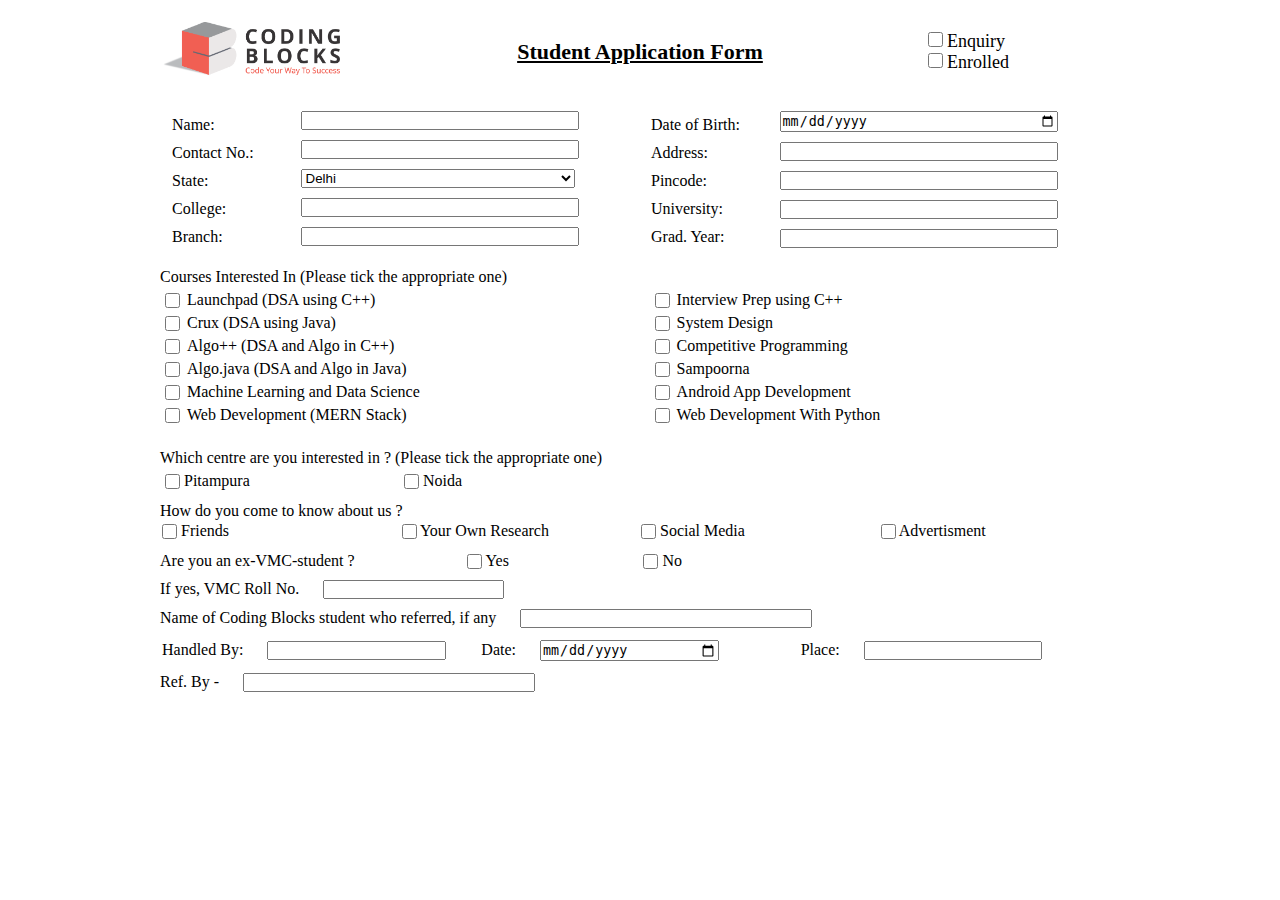
<file: Day-04-CSS/1_CodingBlocksForms/index.html>
<!DOCTYPE html>
<html lang="en">

<head>
  <meta charset="UTF-8">
  <meta name="viewport" content="width=device-width, initial-scale=1.0">
  <title>Coding Blocks Application Form</title>
  <link rel="stylesheet" href="./styles/index.css">
  <link rel="stylesheet" href="./styles/header-section.css">
  <link rel="stylesheet" href="./styles/user-section.css">
  <link rel="stylesheet" href="./styles/course-section.css">
  <link rel="stylesheet" href="./styles/miscellaneous-section.css">

</head>

<body>

  <form class="cb-form">

    <!-- Header Section Starts -->
    <section class="header-section">
      <table class="header-section-table">
        <tr>
          <td class="cb-logo">
            <!-- CB-Logo -->
            <div class="cb-logo-img"></div>
          </td>

          <!-- Student Application Form: Heading -->
          <td align="center" class="header-section-heading">
            Student Application Form
          </td>
          <td class="enquiry-info">
            <div class="enquiry-checkbox">
              <input type="checkbox"> Enquiry
            </div>
            <div class="enquiry-checkbox">
              <input type="checkbox"> Enrolled
            </div>
          </td>
        </tr>
      </table>
    </section>
    <!-- Header Section Ends -->

    <!-- User Details Collection Section Starts -->
    <section class="user-details">

      <table class="user-details-table">
        <tr>

          <td class="user-details-info">
            <div class="user-field-wrapper">
              <div class="user-details-field">
                Name:
              </div>
              <div class="user-details-field">
                Contact No.:
              </div>
              <div class="user-details-field">
                State:
              </div>
              <div class="user-details-field">
                College:
              </div>
              <div class="user-details-field">
                Branch:
              </div>
            </div>

            <div class="user-input-wrapper">
              <input name="name" type="text" class="user-details-input">
              <input name="contact" type="number" class="user-details-input">
              <select name="state" class="user-details-input">
                <option value="delhi">Delhi</option>
                <option value="haryana">Haryana</option>
                <option value="madhyapradesh">Madhya Pradesh</option>
                <option value="uttarakhan">Uttrakhand</option>
                <option value="uttarpradesh">Uttar Pradesh</option>
                <option value="jharkhand">Jharkhand</option>
                <option value="westbengal">West Bengal</option>
                <option value="tamilnadu">Tamil Nadu</option>
                <option value="karnataka">Karnataka</option>
                <option value="bihar">Bihar</option>
                <option value="goa">Goa</option>
              </select>
              <input name="college" type="text" class="user-details-input">
              <input name="branch" type="text" class="user-details-input">
            </div>

          </td>

          <td class="user-details-info">
            <div class="user-field-wrapper">
              <div class="user-details-field">
                Date of Birth:
              </div>
              <div class="user-details-field">
                Address:
              </div>
              <div class="user-details-field">
                Pincode:
              </div>
              <div class="user-details-field">
                University:
              </div>
              <div class="user-details-field">
                Grad. Year:
              </div>
            </div>

            <div class="user-input-wrapper">
              <input name="dob" type="date" class="user-details-input">
              <input name="address" type="text" class="user-details-input">
              <input name="pincode" type="number" class="user-details-input">
              <input name="university" type="text" class="user-details-input">
              <input name="gradyear" type="number" class="user-details-input">
            </div>

          </td>

        </tr>
      </table>
    </section>

    <!-- User Details Collection Section Ends -->




    <!-- Course Choose Section Starts -->

    <section class="choose-course-section">
      <!-- Course Choose Heading -->
      <div class="choose-course-heading">
        Courses Interested In (Please tick the appropriate one)
      </div>

      <!-- Courses Name -->

      <div class="course-selection-container">

        <div class="choose-course choose-course-item-1">
          <div class="course-name-container">
            <input type="checkbox" name="launchpadcpp" class="course-checkbox">
            <span class="course-name">Launchpad (DSA using C++)</span>
          </div>
          <div class="course-name-container">
            <input type="checkbox" name="crux" class="course-checkbox">
            <span class="course-name">Crux (DSA using Java)</span>
          </div>
          <div class="course-name-container">
            <input type="checkbox" name="algopp" class="course-checkbox">
            <span class="course-name">Algo++ (DSA and Algo in C++)</span>
          </div>
          <div class="course-name-container">
            <input type="checkbox" name="algojava" class="course-checkbox">
            <span class="course-name">Algo.java (DSA and Algo in Java)</span>
          </div>
          <div class="course-name-container">
            <input type="checkbox" name="mlds" class="course-checkbox">
            <span class="course-name">Machine Learning and Data Science</span>
          </div>
          <div class="course-name-container">
            <input type="checkbox" name="mern" class="course-checkbox">
            <span class="course-name">Web Development (MERN Stack)</span>
          </div>
        </div>

        <div class="choose-course choose-course-item-2">
          <div class="course-name-container">
            <input type="checkbox" name="interviewcpp" class="course-checkbox">
            <span class="course-name">Interview Prep using C++</span>
          </div>
          <div class="course-name-container">
            <input type="checkbox" name="systemdesign" class="course-checkbox">
            <span class="course-name">System Design</span>
          </div>
          <div class="course-name-container">
            <input type="checkbox" name="compprog" class="course-checkbox">
            <span class="course-name">Competitive Programming</span>
          </div>
          <div class="course-name-container">
            <input type="checkbox" name="sampoorna" class="course-checkbox">
            <span class="course-name">Sampoorna</span>
          </div>
          <div class="course-name-container">
            <input type="checkbox" name="androiddev" class="course-checkbox">
            <span class="course-name">Android App Development</span>
          </div>
          <div class="course-name-container">
            <input type="checkbox" name="webdevpython" class="course-checkbox">
            <span class="course-name">Web Development With Python</span>
          </div>
        </div>

        <div class="clearfix"></div>
      </div>

    </section>
    <!-- Course Choose Section Ends -->




    <!-- Miscellaneous Question Section Starts -->

    <section class="misc-section">
      <div class="misc-details-div">

        <!-- Centre Details -->
        <div class="centre-container">

          <p class="centre-ques">
            Which centre are you interested in ? (Please tick the appropriate one)
          </p>

          <table class="centre-option-container">
            <tr>
              <td class="centre-item">
                <input type="checkbox" name="Pitampura" class="centre-checkbox">
                <span class="centre-name">Pitampura</span>
              </td>

              <td class="centre-item">
                <input type="checkbox" name="noida" class="centre-checkbox">
                <span class="centre-name">Noida</span>
              </td>
            </tr>
          </table>

        </div>

        <!-- Source Details -->
        <div class="source-container">

          <p class="source-ques">
            How do you come to know about us ?
          </p>

          <table class="source-option-table">
            <tr>
              <td class="source-option">
                <input type="checkbox" name="friends" class="source-checkbox">
                <span class="source-name">Friends</span>
              </td>
              <td class="source-option">
                <input type="checkbox" name="ownresearch" class="source-checkbox">
                <span class="source-name">Your Own Research</span>
              </td>
              <td class="source-option">
                <input type="checkbox" name="social" class="source-checkbox">
                <span class="source-name">Social Media</span>
              </td>
              <td class="source-option">
                <input type="checkbox" name="advertisment" class="source-checkbox">
                <span class="source-name">Advertisment</span>
              </td>
            </tr>
          </table>

        </div>

        <!-- Ex-VMC Ques -->
        <div class="ex-vmc-container">
          <p class="ex-vmc-ques">Are you an ex-VMC-student ?
          </p>
          <div class="ex-vmc-option-container">
            <div class="ex-vmc-option-1">
              <input type="checkbox" name="Yes" class="ex-vmx-checkbox">
              <span class="ex-vmx-option-text">Yes</span>
            </div>
            <div class="ex-vmc-option-2">
              <input type="checkbox" name="No" class="ex-vmx-checkbox">
              <span class="ex-vmx-option-text">No</span>
            </div>

            <div class="clearfix"></div>
          </div>
          <div class="clearfix"></div>
        </div>

        <!-- VMC-YES -->
        <div class="from-vmc-container">
          <span class="from-vmc-text">
            If yes, VMC Roll No.
          </span>
          <input type="text" name="vmcroll" class="from-vmc-input">
        </div>

        <!-- Coding Blocks Referrer -->
        <div class="referrer-container">
          <span class="referrer-text">
            Name of Coding Blocks student who referred, if any
          </span>
          <input type="text" name="vmcroll" class="referrer-input">
        </div>

        <!-- Office Handles -->
        <div class="office-handle-container">
          <table class="office-handle-table">
            <tr>
              <td class="office-handle-item">
                <span>Handled By:</span>
                <input type="text" name="vmcroll" class="office-handle-input">
              </td>
              <td class="office-handle-item">
                <span>Date:</span>
                <input type="date" name="vmcroll" class="office-handle-input">
              </td>
              <td class="office-handle-item">
                <span>Place:</span>
                <input type="text" name="vmcroll" class="office-handle-input">
              </td>
            </tr>
          </table>

          <div class="ref-by">
            <span class="ref-by-text">
              Ref. By -
            </span>
            <input type="text" name="vmcroll" class="ref-by-input">
          </div>

        </div>

      </div>
    </section>

    <!-- Miscellaneous Question Section Ends -->

  </form>
</body>

</html>
</file>
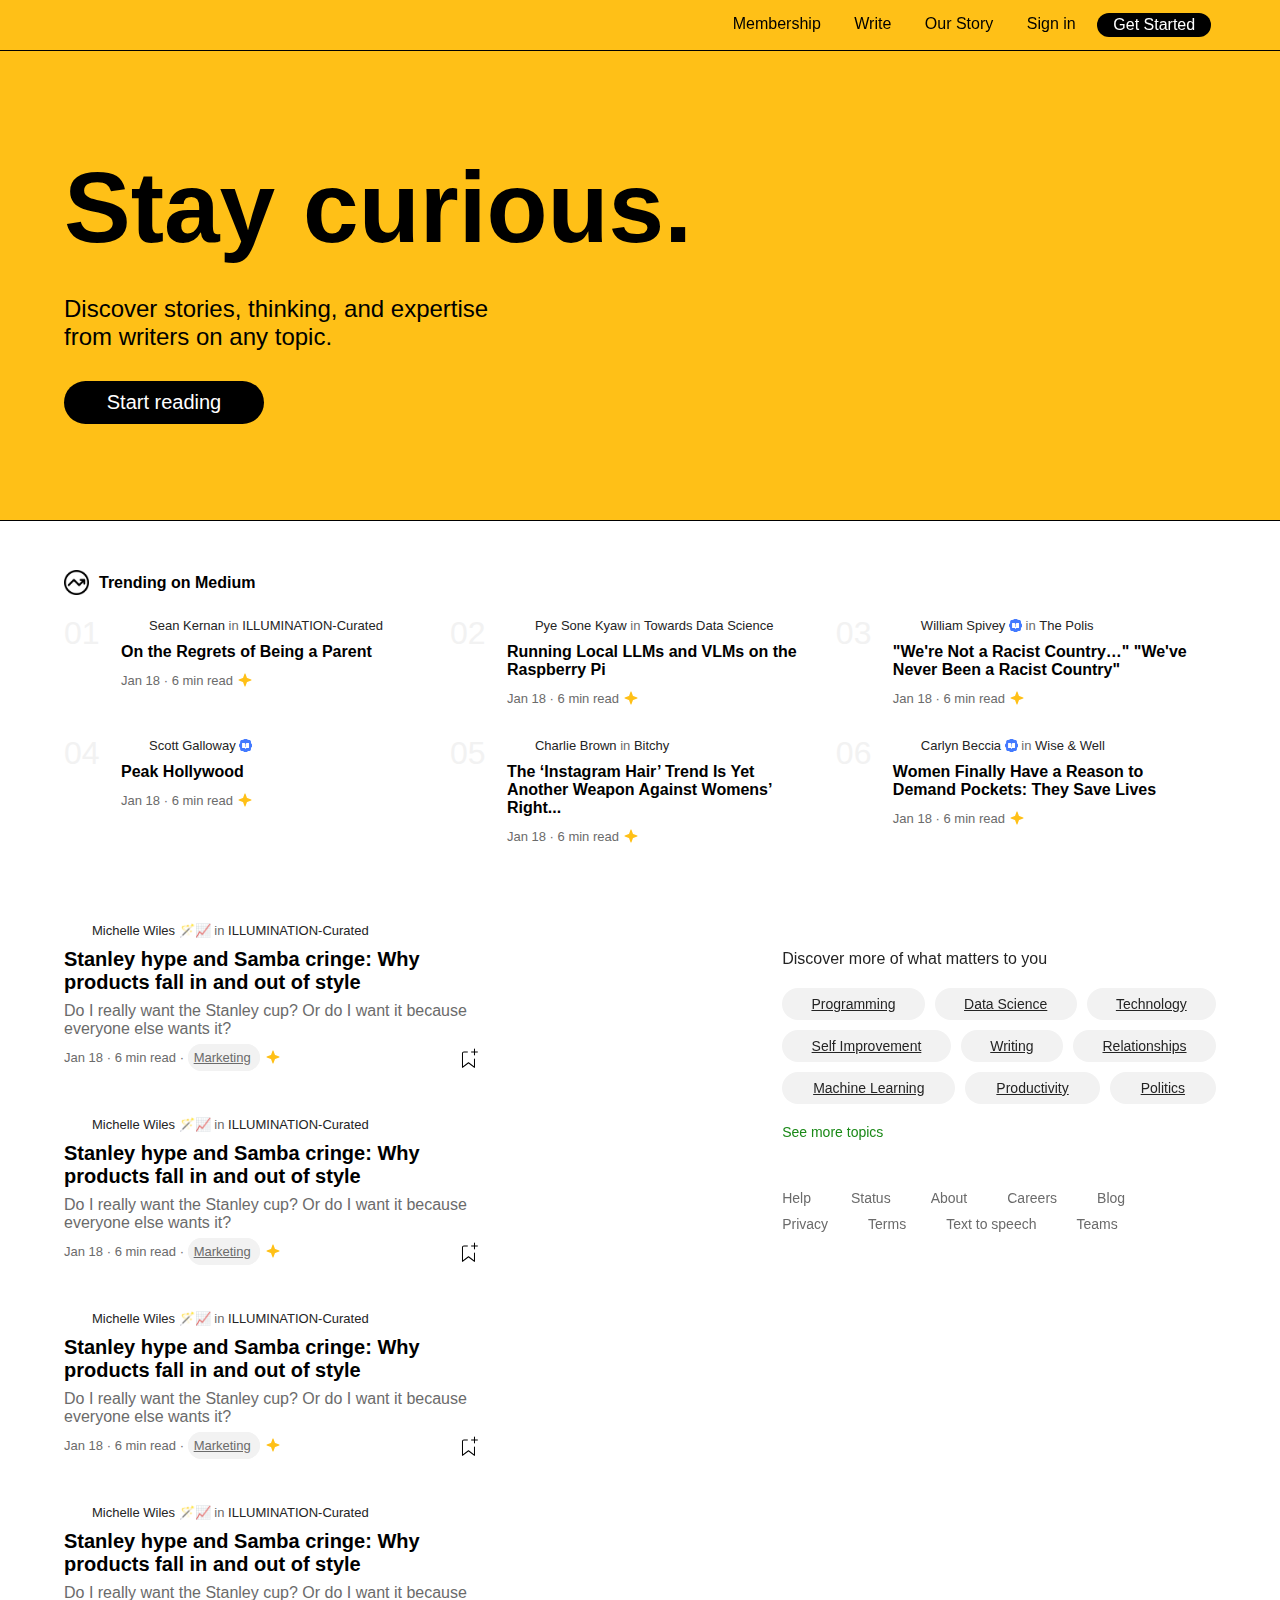
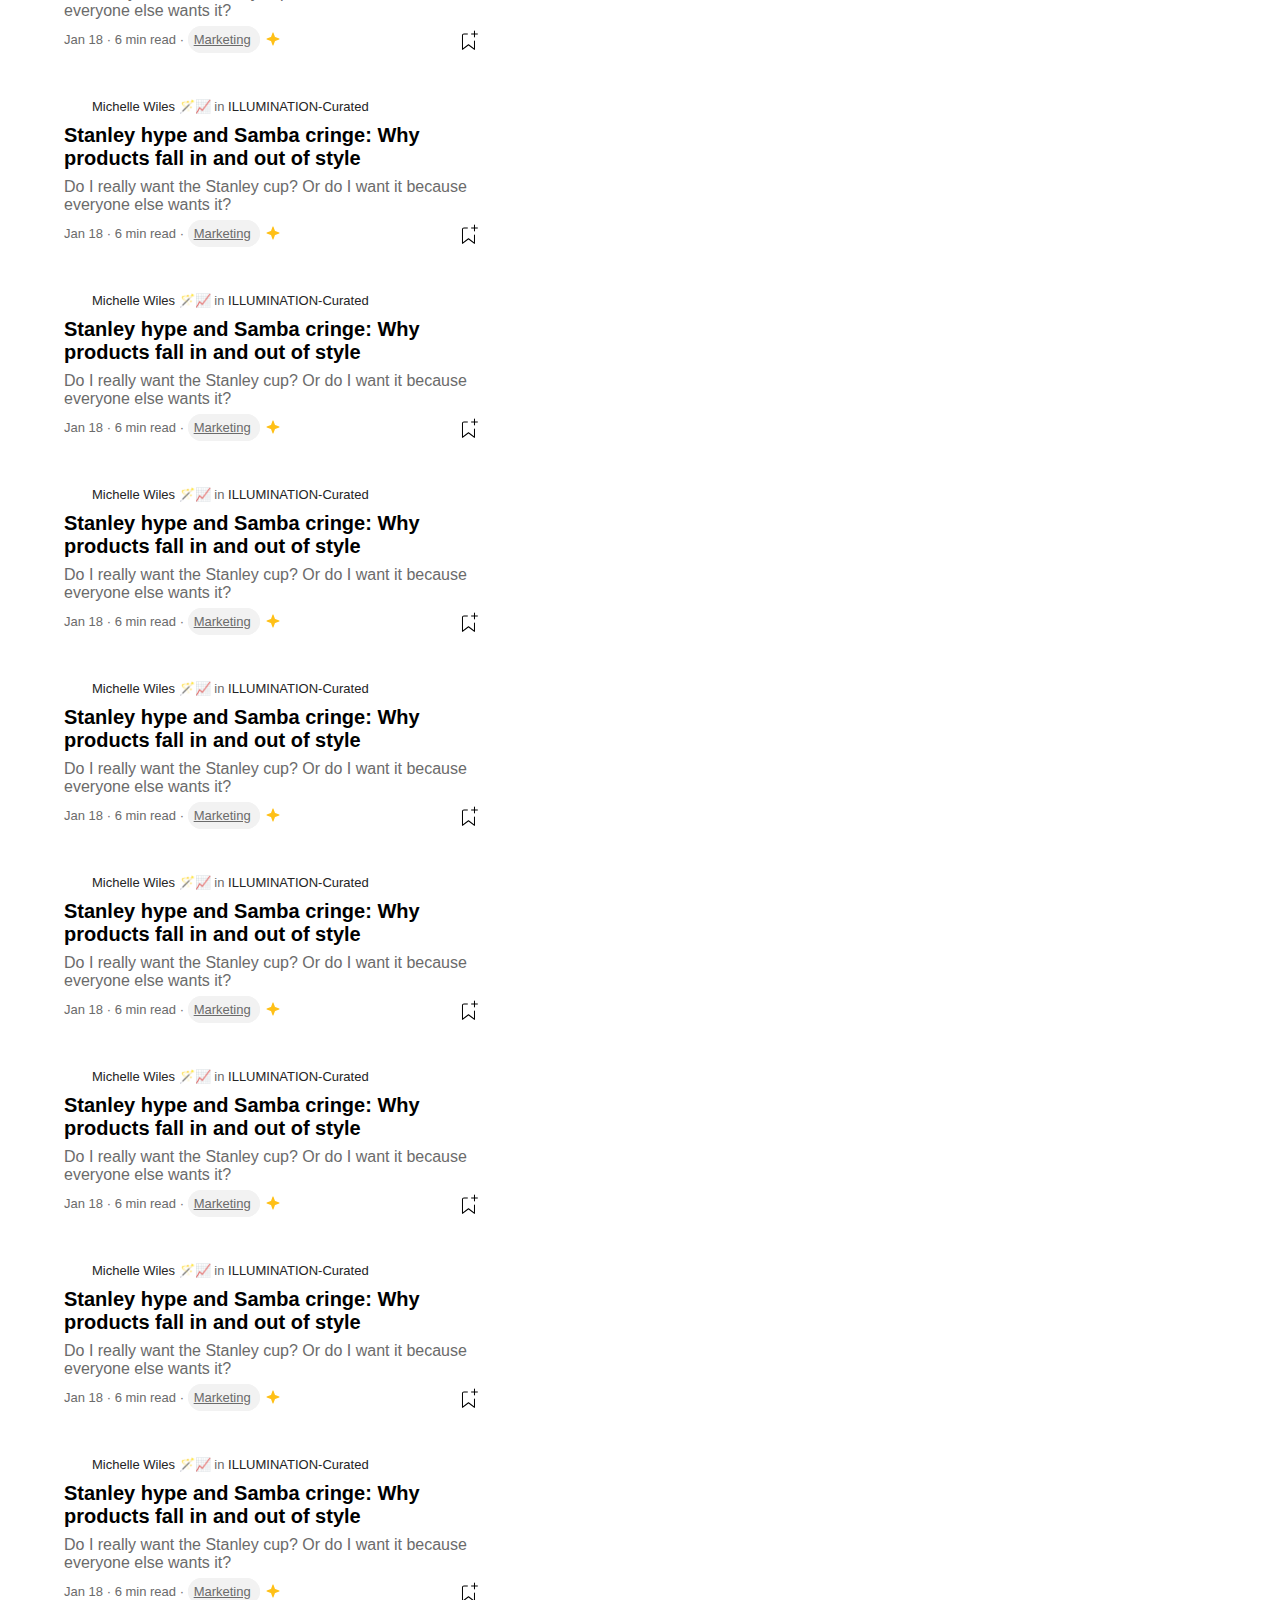
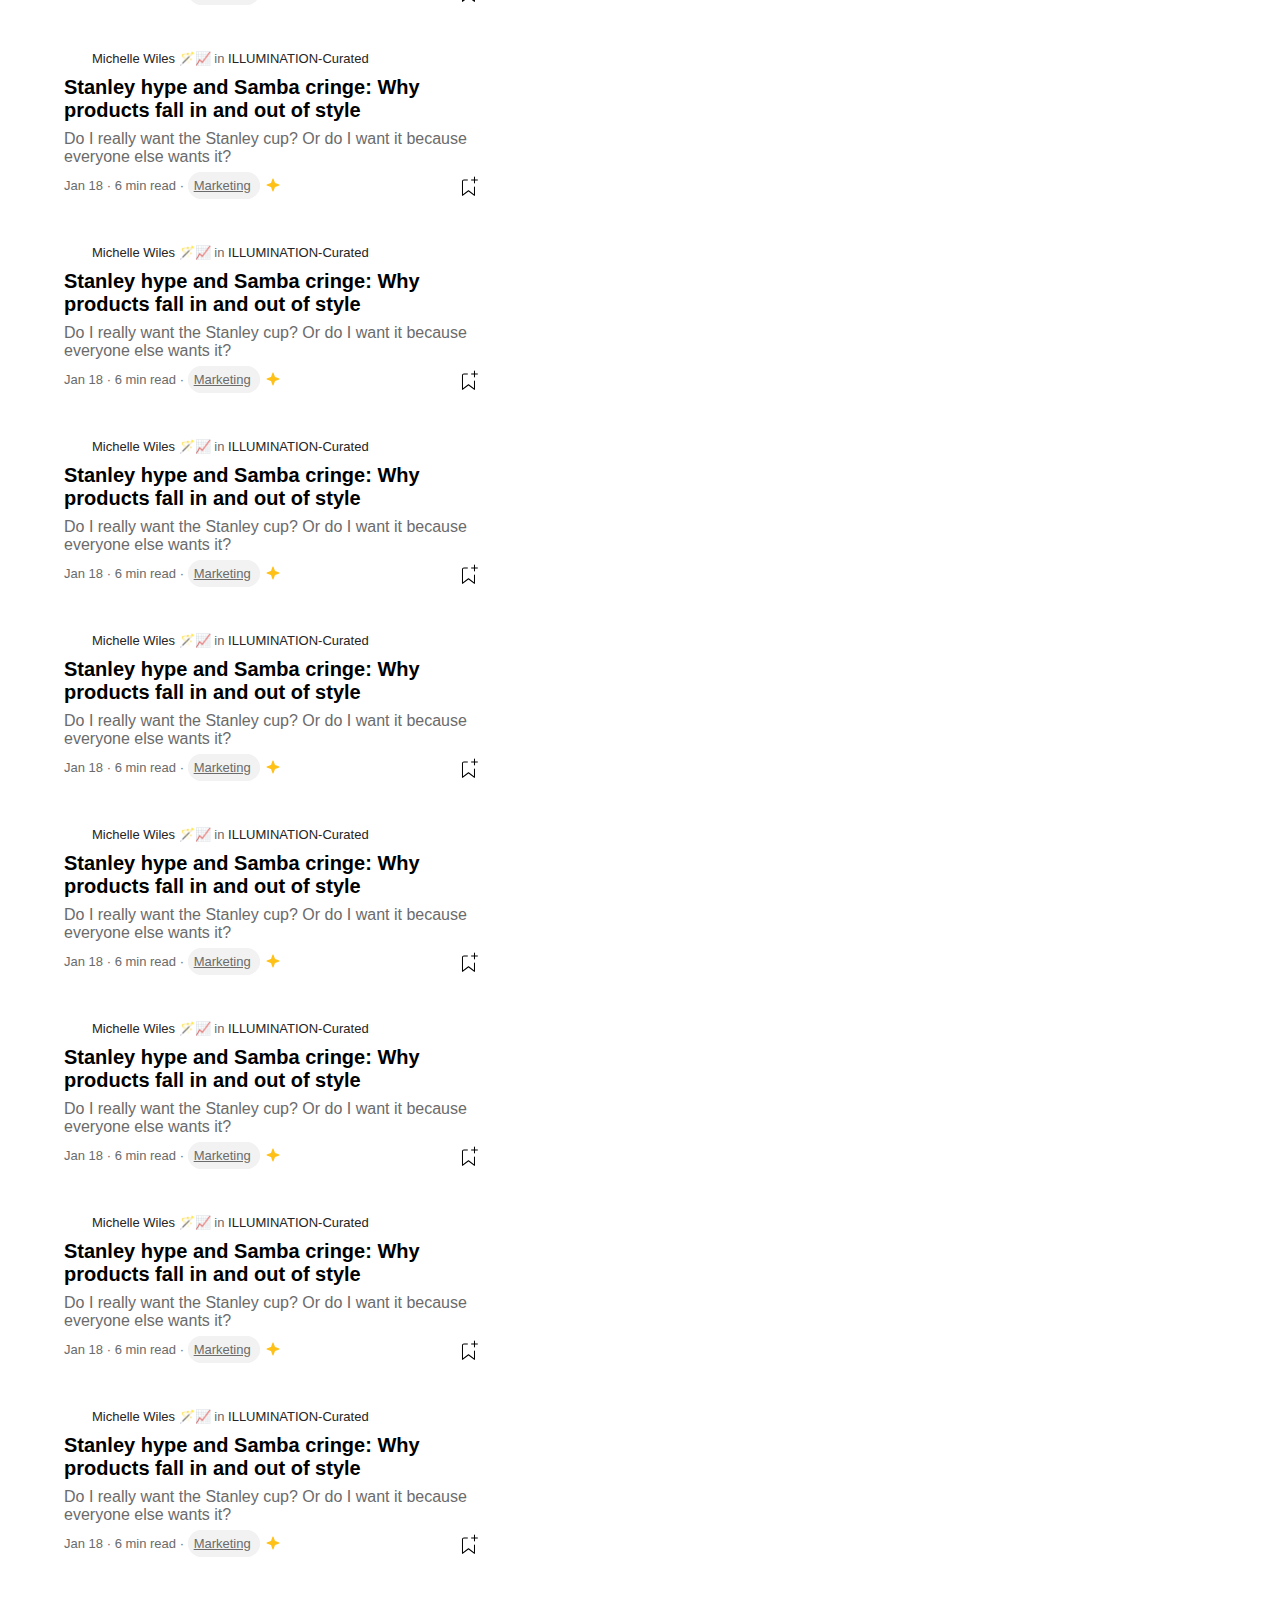
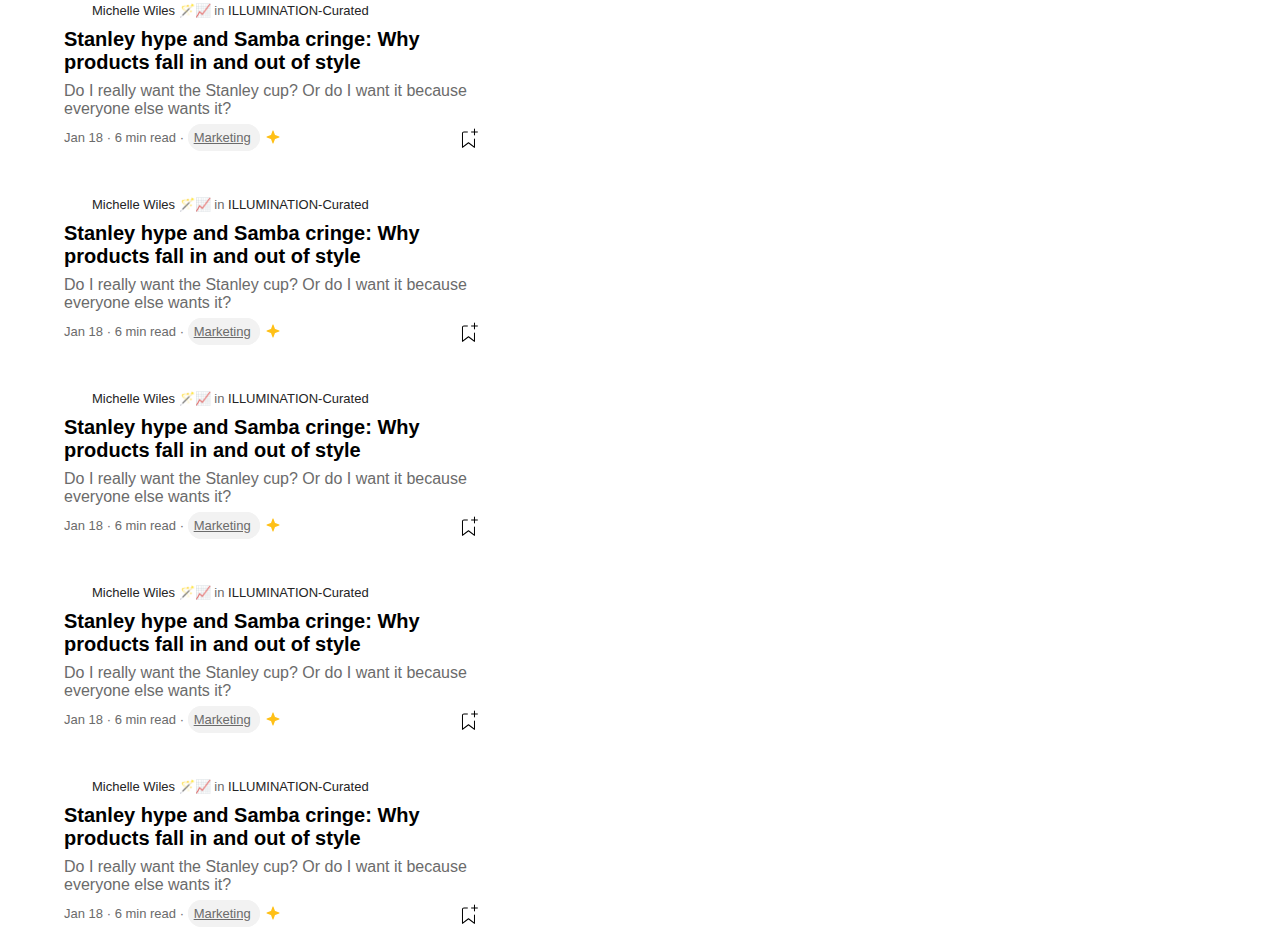
<file: Day-06-CSS/Medium-Clone-Frontend/index.html>
<!DOCTYPE html>
<html lang="en">

<head>
  <meta charset="UTF-8">
  <meta name="viewport" content="width=device-width, initial-scale=1.0">
  <title>Medium Clone Frontend</title>

  <style>
    * {
      margin: 0;
      padding: 0;
      font-family: sans-serif;
    }

    .container {
      /* border: 1px solid black; */
      width: 90%;
      /* height: 450px; */
      margin: auto;
      /* margin-top: 50px; */
    }

    .yellow-container {
      position: absolute;
      top: 0px;
      left: 0px;
      width: 100%;
      height: 520px;
      background-color: rgb(255, 192, 23);
      z-index: -1;
      border-bottom: 1px solid black;
    }
  </style>

  <!-- Including Navbar CSS -->
  <link rel="stylesheet" href="css/navbar.css">

  <!-- Including Carousel CSS -->
  <link rel="stylesheet" href="css/carousel.css">

  <!-- Trending Article CSS -->
  <link rel="stylesheet" href="css/trending.css">

  <!-- More Topics CSS -->
  <link rel="stylesheet" href="./css/more-topics.css">

</head>

<body>

  <!-- YELLOW CONTAINER OF CAROUSEL STARTS-->
  <div class="yellow-container"></div>
  <!-- YELLOW CONTAINER OF CAROUSEL ENDS-->

  <!-- NAVBAR STARTS-->
  <nav id="navbar">
    <div class="navbar-container">
      <div class="nav-logo">
        <div class="nav-image"></div>
      </div>
      <div class="nav-links">
        <a href="#" class="nav-item">Membership</a>
        <a href="#" class="nav-item">Write</a>
        <a href="#" class="nav-item">Our Story</a>
        <a href="#" class="nav-item">Sign in</a>
        <button class="get-started">
          <span>Get Started</span>
          <div class="circle circle-1"></div>
          <div class="circle circle-2"></div>
        </button>
      </div>
    </div>
  </nav>
  <!-- NAVBAR ENDS-->





  <div class="container">

    <!-- CAROUSEL STARTS-->
    <div class="carousel">
      <h1 class="carousel-heading">
        Stay curious.
      </h1>
      <div class="carousel-text">
        Discover stories, thinking, and expertise from writers on any topic.
      </div>
      <button class="carousel-button">
        Start reading
      </button>
    </div>
    <!-- CAROUSEL ENDS-->




    <!-- TRENDING SECTION STARTS -->
    <div class="trending-articles">
      <div class="trending-heading-container">
        <div class="trending-image"></div>
        <span class="trending-heading">
          Trending on Medium
        </span>
      </div>

      <div class="articles-list">

        <!-- Article 1 -->
        <div class="article">

          <div class="article-idx">
            <span>01</span>
          </div>

          <div class="article-wrapper">
            <div class="writer-category-container">
              <div class="writer-dp writer-1-dp"></div>
              <span class="article-writer">Sean Kernan&nbsp;</span>
              <span class="in-text">in</span>
              <span class="article-category">&nbsp;ILLUMINATION-Curated</span>
            </div>
            <div class="article-title">On the Regrets of Being a Parent</div>
            <div class="date-time-container">
              <span class="article-date">Jan 18 </span>
              <span class="dot">·</span>
              <span class="article-read-time">6 min read</span>
              <div class="star-img"></div>
            </div>
          </div>
        </div>

        <!-- Article 2 -->
        <div class="article">

          <div class="article-idx">
            <span>02</span>
          </div>

          <div class="article-wrapper">
            <div class="writer-category-container">
              <div class="writer-dp writer-2-dp"></div>
              <span class="article-writer">Pye Sone Kyaw&nbsp;</span>
              <span class="in-text">in</span>
              <span class="article-category">&nbsp;Towards Data Science</span>
            </div>
            <div class="article-title">Running Local LLMs and VLMs on the Raspberry Pi</div>
            <div class="date-time-container">
              <span class="article-date">Jan 18 </span>
              <span class="dot">·</span>
              <span class="article-read-time">6 min read</span>
              <div class="star-img"></div>
            </div>
          </div>
        </div>

        <!-- Article 3 -->
        <div class="article">

          <div class="article-idx">
            <span>03</span>
          </div>

          <div class="article-wrapper">
            <div class="writer-category-container">
              <div class="writer-dp writer-3-dp"></div>
              <span class="article-writer">William Spivey&nbsp;</span>
              <span class="is-member"></span>
              <span class="in-text">&nbsp;in</span>
              <span class="article-category">&nbsp;The Polis</span>
            </div>
            <div class="article-title">"We're Not a Racist Country…" "We've Never Been a Racist Country"</div>
            <div class="date-time-container">
              <span class="article-date">Jan 18 </span>
              <span class="dot">·</span>
              <span class="article-read-time">6 min read</span>
              <div class="star-img"></div>
            </div>
          </div>
        </div>

        <!-- Article 4 -->
        <div class="article">

          <div class="article-idx">
            <span>04</span>
          </div>

          <div class="article-wrapper">
            <div class="writer-category-container">
              <div class="writer-dp writer-4-dp"></div>
              <span class="article-writer">
                Scott Galloway&nbsp;</span>
              <span class="is-member"></span>
              <!-- <span class="in-text">&nbsp;in</span>
              <span class="article-category">&nbsp;ILLUMINATION-Curated</span> -->
            </div>
            <div class="article-title">Peak Hollywood</div>
            <div class="date-time-container">
              <span class="article-date">Jan 18 </span>
              <span class="dot">·</span>
              <span class="article-read-time">6 min read</span>
              <div class="star-img"></div>
            </div>
          </div>
        </div>

        <!-- Article 5 -->
        <div class="article">

          <div class="article-idx">
            <span>05</span>
          </div>

          <div class="article-wrapper">
            <div class="writer-category-container">
              <div class="writer-dp writer-5-dp"></div>
              <span class="article-writer">Charlie Brown&nbsp;</span>
              <span class="in-text">in</span>
              <span class="article-category">&nbsp;Bitchy</span>
            </div>
            <div class="article-title">The ‘Instagram Hair’ Trend Is Yet Another Weapon Against Womens’ Right...</div>
            <div class="date-time-container">
              <span class="article-date">Jan 18 </span>
              <span class="dot">·</span>
              <span class="article-read-time">6 min read</span>
              <div class="star-img"></div>
            </div>
          </div>
        </div>

        <!-- Article 6 -->
        <div class="article">

          <div class="article-idx">
            <span>06</span>
          </div>

          <div class="article-wrapper">
            <div class="writer-category-container">
              <div class="writer-dp writer-6-dp"></div>
              <span class="article-writer">Carlyn Beccia&nbsp;</span>
              <span class="is-member"></span>
              <span class="in-text">&nbsp;in</span>
              <span class="article-category">&nbsp;Wise & Well</span>
            </div>
            <div class="article-title">Women Finally Have a Reason to Demand Pockets: They Save Lives</div>
            <div class="date-time-container">
              <span class="article-date">Jan 18 </span>
              <span class="dot">·</span>
              <span class="article-read-time">6 min read</span>
              <div class="star-img"></div>
            </div>
          </div>
        </div>

      </div>
    </div>
    <!-- TRENDING SECTION ENDS -->


    <div class="topics-category-section">
      <!-- MORE TOPICS SECTION STARTS -->
      <div class="topic-list-container">

        <!-- Topic 1 Starts -->
        <div class="topic-wrapper">
          <div class="topic-content">
            <div class="topic-writer-container">
              <div class="writer-dp topic-1-dp"></div>
              <span class="article-writer">Michelle Wiles 🪄📈&nbsp;</span>
              <span class="in-text">in</span>
              <span class="article-category">&nbsp;ILLUMINATION-Curated</span>
            </div>
            <div class="topic-title">
              Stanley hype and Samba cringe: Why products fall in and out of style
            </div>
            <h3 class="topic-starting">
              Do I really want the Stanley cup? Or do I want it because everyone else wants it?
            </h3>

            <div class="topic-footer">
              <div class="date-time-container">
                <span class="article-date">Jan 18 </span>
                <span class="dot">·</span>
                <span class="article-read-time">6 min read</span>
                <span class="dot">·</span>
                <span class="topic-category">
                  <a href="#">Marketing</a>
                </span>
                <div class="star-img"></div>
              </div>
              <div class="topic-bookmark">
                <div class="bookmark-img"></div>
              </div>
            </div>
          </div>
          <div class="topic-image"></div>
        </div>
        <!-- Topic 1 Ends -->

        <!-- Topic 1 Starts -->
        <div class="topic-wrapper">
          <div class="topic-content">
            <div class="topic-writer-container">
              <div class="writer-dp topic-1-dp"></div>
              <span class="article-writer">Michelle Wiles 🪄📈&nbsp;</span>
              <span class="in-text">in</span>
              <span class="article-category">&nbsp;ILLUMINATION-Curated</span>
            </div>
            <div class="topic-title">
              Stanley hype and Samba cringe: Why products fall in and out of style
            </div>
            <h3 class="topic-starting">
              Do I really want the Stanley cup? Or do I want it because everyone else wants it?
            </h3>

            <div class="topic-footer">
              <div class="date-time-container">
                <span class="article-date">Jan 18 </span>
                <span class="dot">·</span>
                <span class="article-read-time">6 min read</span>
                <span class="dot">·</span>
                <span class="topic-category">
                  <a href="#">Marketing</a>
                </span>
                <div class="star-img"></div>
              </div>
              <div class="topic-bookmark">
                <div class="bookmark-img"></div>
              </div>
            </div>
          </div>
          <div class="topic-image"></div>
        </div>
        <!-- Topic 1 Ends -->

        <!-- Topic 1 Starts -->
        <div class="topic-wrapper">
          <div class="topic-content">
            <div class="topic-writer-container">
              <div class="writer-dp topic-1-dp"></div>
              <span class="article-writer">Michelle Wiles 🪄📈&nbsp;</span>
              <span class="in-text">in</span>
              <span class="article-category">&nbsp;ILLUMINATION-Curated</span>
            </div>
            <div class="topic-title">
              Stanley hype and Samba cringe: Why products fall in and out of style
            </div>
            <h3 class="topic-starting">
              Do I really want the Stanley cup? Or do I want it because everyone else wants it?
            </h3>

            <div class="topic-footer">
              <div class="date-time-container">
                <span class="article-date">Jan 18 </span>
                <span class="dot">·</span>
                <span class="article-read-time">6 min read</span>
                <span class="dot">·</span>
                <span class="topic-category">
                  <a href="#">Marketing</a>
                </span>
                <div class="star-img"></div>
              </div>
              <div class="topic-bookmark">
                <div class="bookmark-img"></div>
              </div>
            </div>
          </div>
          <div class="topic-image"></div>
        </div>
        <!-- Topic 1 Ends -->

        <!-- Topic 1 Starts -->
        <div class="topic-wrapper">
          <div class="topic-content">
            <div class="topic-writer-container">
              <div class="writer-dp topic-1-dp"></div>
              <span class="article-writer">Michelle Wiles 🪄📈&nbsp;</span>
              <span class="in-text">in</span>
              <span class="article-category">&nbsp;ILLUMINATION-Curated</span>
            </div>
            <div class="topic-title">
              Stanley hype and Samba cringe: Why products fall in and out of style
            </div>
            <h3 class="topic-starting">
              Do I really want the Stanley cup? Or do I want it because everyone else wants it?
            </h3>

            <div class="topic-footer">
              <div class="date-time-container">
                <span class="article-date">Jan 18 </span>
                <span class="dot">·</span>
                <span class="article-read-time">6 min read</span>
                <span class="dot">·</span>
                <span class="topic-category">
                  <a href="#">Marketing</a>
                </span>
                <div class="star-img"></div>
              </div>
              <div class="topic-bookmark">
                <div class="bookmark-img"></div>
              </div>
            </div>
          </div>
          <div class="topic-image"></div>
        </div>
        <!-- Topic 1 Ends -->

        <!-- Topic 1 Starts -->
        <div class="topic-wrapper">
          <div class="topic-content">
            <div class="topic-writer-container">
              <div class="writer-dp topic-1-dp"></div>
              <span class="article-writer">Michelle Wiles 🪄📈&nbsp;</span>
              <span class="in-text">in</span>
              <span class="article-category">&nbsp;ILLUMINATION-Curated</span>
            </div>
            <div class="topic-title">
              Stanley hype and Samba cringe: Why products fall in and out of style
            </div>
            <h3 class="topic-starting">
              Do I really want the Stanley cup? Or do I want it because everyone else wants it?
            </h3>

            <div class="topic-footer">
              <div class="date-time-container">
                <span class="article-date">Jan 18 </span>
                <span class="dot">·</span>
                <span class="article-read-time">6 min read</span>
                <span class="dot">·</span>
                <span class="topic-category">
                  <a href="#">Marketing</a>
                </span>
                <div class="star-img"></div>
              </div>
              <div class="topic-bookmark">
                <div class="bookmark-img"></div>
              </div>
            </div>
          </div>
          <div class="topic-image"></div>
        </div>
        <!-- Topic 1 Ends -->

        <!-- Topic 1 Starts -->
        <div class="topic-wrapper">
          <div class="topic-content">
            <div class="topic-writer-container">
              <div class="writer-dp topic-1-dp"></div>
              <span class="article-writer">Michelle Wiles 🪄📈&nbsp;</span>
              <span class="in-text">in</span>
              <span class="article-category">&nbsp;ILLUMINATION-Curated</span>
            </div>
            <div class="topic-title">
              Stanley hype and Samba cringe: Why products fall in and out of style
            </div>
            <h3 class="topic-starting">
              Do I really want the Stanley cup? Or do I want it because everyone else wants it?
            </h3>

            <div class="topic-footer">
              <div class="date-time-container">
                <span class="article-date">Jan 18 </span>
                <span class="dot">·</span>
                <span class="article-read-time">6 min read</span>
                <span class="dot">·</span>
                <span class="topic-category">
                  <a href="#">Marketing</a>
                </span>
                <div class="star-img"></div>
              </div>
              <div class="topic-bookmark">
                <div class="bookmark-img"></div>
              </div>
            </div>
          </div>
          <div class="topic-image"></div>
        </div>
        <!-- Topic 1 Ends -->

        <!-- Topic 1 Starts -->
        <div class="topic-wrapper">
          <div class="topic-content">
            <div class="topic-writer-container">
              <div class="writer-dp topic-1-dp"></div>
              <span class="article-writer">Michelle Wiles 🪄📈&nbsp;</span>
              <span class="in-text">in</span>
              <span class="article-category">&nbsp;ILLUMINATION-Curated</span>
            </div>
            <div class="topic-title">
              Stanley hype and Samba cringe: Why products fall in and out of style
            </div>
            <h3 class="topic-starting">
              Do I really want the Stanley cup? Or do I want it because everyone else wants it?
            </h3>

            <div class="topic-footer">
              <div class="date-time-container">
                <span class="article-date">Jan 18 </span>
                <span class="dot">·</span>
                <span class="article-read-time">6 min read</span>
                <span class="dot">·</span>
                <span class="topic-category">
                  <a href="#">Marketing</a>
                </span>
                <div class="star-img"></div>
              </div>
              <div class="topic-bookmark">
                <div class="bookmark-img"></div>
              </div>
            </div>
          </div>
          <div class="topic-image"></div>
        </div>
        <!-- Topic 1 Ends -->

        <!-- Topic 1 Starts -->
        <div class="topic-wrapper">
          <div class="topic-content">
            <div class="topic-writer-container">
              <div class="writer-dp topic-1-dp"></div>
              <span class="article-writer">Michelle Wiles 🪄📈&nbsp;</span>
              <span class="in-text">in</span>
              <span class="article-category">&nbsp;ILLUMINATION-Curated</span>
            </div>
            <div class="topic-title">
              Stanley hype and Samba cringe: Why products fall in and out of style
            </div>
            <h3 class="topic-starting">
              Do I really want the Stanley cup? Or do I want it because everyone else wants it?
            </h3>

            <div class="topic-footer">
              <div class="date-time-container">
                <span class="article-date">Jan 18 </span>
                <span class="dot">·</span>
                <span class="article-read-time">6 min read</span>
                <span class="dot">·</span>
                <span class="topic-category">
                  <a href="#">Marketing</a>
                </span>
                <div class="star-img"></div>
              </div>
              <div class="topic-bookmark">
                <div class="bookmark-img"></div>
              </div>
            </div>
          </div>
          <div class="topic-image"></div>
        </div>
        <!-- Topic 1 Ends -->

        <!-- Topic 1 Starts -->
        <div class="topic-wrapper">
          <div class="topic-content">
            <div class="topic-writer-container">
              <div class="writer-dp topic-1-dp"></div>
              <span class="article-writer">Michelle Wiles 🪄📈&nbsp;</span>
              <span class="in-text">in</span>
              <span class="article-category">&nbsp;ILLUMINATION-Curated</span>
            </div>
            <div class="topic-title">
              Stanley hype and Samba cringe: Why products fall in and out of style
            </div>
            <h3 class="topic-starting">
              Do I really want the Stanley cup? Or do I want it because everyone else wants it?
            </h3>

            <div class="topic-footer">
              <div class="date-time-container">
                <span class="article-date">Jan 18 </span>
                <span class="dot">·</span>
                <span class="article-read-time">6 min read</span>
                <span class="dot">·</span>
                <span class="topic-category">
                  <a href="#">Marketing</a>
                </span>
                <div class="star-img"></div>
              </div>
              <div class="topic-bookmark">
                <div class="bookmark-img"></div>
              </div>
            </div>
          </div>
          <div class="topic-image"></div>
        </div>
        <!-- Topic 1 Ends -->

        <!-- Topic 1 Starts -->
        <div class="topic-wrapper">
          <div class="topic-content">
            <div class="topic-writer-container">
              <div class="writer-dp topic-1-dp"></div>
              <span class="article-writer">Michelle Wiles 🪄📈&nbsp;</span>
              <span class="in-text">in</span>
              <span class="article-category">&nbsp;ILLUMINATION-Curated</span>
            </div>
            <div class="topic-title">
              Stanley hype and Samba cringe: Why products fall in and out of style
            </div>
            <h3 class="topic-starting">
              Do I really want the Stanley cup? Or do I want it because everyone else wants it?
            </h3>

            <div class="topic-footer">
              <div class="date-time-container">
                <span class="article-date">Jan 18 </span>
                <span class="dot">·</span>
                <span class="article-read-time">6 min read</span>
                <span class="dot">·</span>
                <span class="topic-category">
                  <a href="#">Marketing</a>
                </span>
                <div class="star-img"></div>
              </div>
              <div class="topic-bookmark">
                <div class="bookmark-img"></div>
              </div>
            </div>
          </div>
          <div class="topic-image"></div>
        </div>
        <!-- Topic 1 Ends -->

        <!-- Topic 1 Starts -->
        <div class="topic-wrapper">
          <div class="topic-content">
            <div class="topic-writer-container">
              <div class="writer-dp topic-1-dp"></div>
              <span class="article-writer">Michelle Wiles 🪄📈&nbsp;</span>
              <span class="in-text">in</span>
              <span class="article-category">&nbsp;ILLUMINATION-Curated</span>
            </div>
            <div class="topic-title">
              Stanley hype and Samba cringe: Why products fall in and out of style
            </div>
            <h3 class="topic-starting">
              Do I really want the Stanley cup? Or do I want it because everyone else wants it?
            </h3>

            <div class="topic-footer">
              <div class="date-time-container">
                <span class="article-date">Jan 18 </span>
                <span class="dot">·</span>
                <span class="article-read-time">6 min read</span>
                <span class="dot">·</span>
                <span class="topic-category">
                  <a href="#">Marketing</a>
                </span>
                <div class="star-img"></div>
              </div>
              <div class="topic-bookmark">
                <div class="bookmark-img"></div>
              </div>
            </div>
          </div>
          <div class="topic-image"></div>
        </div>
        <!-- Topic 1 Ends -->

        <!-- Topic 1 Starts -->
        <div class="topic-wrapper">
          <div class="topic-content">
            <div class="topic-writer-container">
              <div class="writer-dp topic-1-dp"></div>
              <span class="article-writer">Michelle Wiles 🪄📈&nbsp;</span>
              <span class="in-text">in</span>
              <span class="article-category">&nbsp;ILLUMINATION-Curated</span>
            </div>
            <div class="topic-title">
              Stanley hype and Samba cringe: Why products fall in and out of style
            </div>
            <h3 class="topic-starting">
              Do I really want the Stanley cup? Or do I want it because everyone else wants it?
            </h3>

            <div class="topic-footer">
              <div class="date-time-container">
                <span class="article-date">Jan 18 </span>
                <span class="dot">·</span>
                <span class="article-read-time">6 min read</span>
                <span class="dot">·</span>
                <span class="topic-category">
                  <a href="#">Marketing</a>
                </span>
                <div class="star-img"></div>
              </div>
              <div class="topic-bookmark">
                <div class="bookmark-img"></div>
              </div>
            </div>
          </div>
          <div class="topic-image"></div>
        </div>
        <!-- Topic 1 Ends -->

        <!-- Topic 1 Starts -->
        <div class="topic-wrapper">
          <div class="topic-content">
            <div class="topic-writer-container">
              <div class="writer-dp topic-1-dp"></div>
              <span class="article-writer">Michelle Wiles 🪄📈&nbsp;</span>
              <span class="in-text">in</span>
              <span class="article-category">&nbsp;ILLUMINATION-Curated</span>
            </div>
            <div class="topic-title">
              Stanley hype and Samba cringe: Why products fall in and out of style
            </div>
            <h3 class="topic-starting">
              Do I really want the Stanley cup? Or do I want it because everyone else wants it?
            </h3>

            <div class="topic-footer">
              <div class="date-time-container">
                <span class="article-date">Jan 18 </span>
                <span class="dot">·</span>
                <span class="article-read-time">6 min read</span>
                <span class="dot">·</span>
                <span class="topic-category">
                  <a href="#">Marketing</a>
                </span>
                <div class="star-img"></div>
              </div>
              <div class="topic-bookmark">
                <div class="bookmark-img"></div>
              </div>
            </div>
          </div>
          <div class="topic-image"></div>
        </div>
        <!-- Topic 1 Ends -->

        <!-- Topic 1 Starts -->
        <div class="topic-wrapper">
          <div class="topic-content">
            <div class="topic-writer-container">
              <div class="writer-dp topic-1-dp"></div>
              <span class="article-writer">Michelle Wiles 🪄📈&nbsp;</span>
              <span class="in-text">in</span>
              <span class="article-category">&nbsp;ILLUMINATION-Curated</span>
            </div>
            <div class="topic-title">
              Stanley hype and Samba cringe: Why products fall in and out of style
            </div>
            <h3 class="topic-starting">
              Do I really want the Stanley cup? Or do I want it because everyone else wants it?
            </h3>

            <div class="topic-footer">
              <div class="date-time-container">
                <span class="article-date">Jan 18 </span>
                <span class="dot">·</span>
                <span class="article-read-time">6 min read</span>
                <span class="dot">·</span>
                <span class="topic-category">
                  <a href="#">Marketing</a>
                </span>
                <div class="star-img"></div>
              </div>
              <div class="topic-bookmark">
                <div class="bookmark-img"></div>
              </div>
            </div>
          </div>
          <div class="topic-image"></div>
        </div>
        <!-- Topic 1 Ends -->

        <!-- Topic 1 Starts -->
        <div class="topic-wrapper">
          <div class="topic-content">
            <div class="topic-writer-container">
              <div class="writer-dp topic-1-dp"></div>
              <span class="article-writer">Michelle Wiles 🪄📈&nbsp;</span>
              <span class="in-text">in</span>
              <span class="article-category">&nbsp;ILLUMINATION-Curated</span>
            </div>
            <div class="topic-title">
              Stanley hype and Samba cringe: Why products fall in and out of style
            </div>
            <h3 class="topic-starting">
              Do I really want the Stanley cup? Or do I want it because everyone else wants it?
            </h3>

            <div class="topic-footer">
              <div class="date-time-container">
                <span class="article-date">Jan 18 </span>
                <span class="dot">·</span>
                <span class="article-read-time">6 min read</span>
                <span class="dot">·</span>
                <span class="topic-category">
                  <a href="#">Marketing</a>
                </span>
                <div class="star-img"></div>
              </div>
              <div class="topic-bookmark">
                <div class="bookmark-img"></div>
              </div>
            </div>
          </div>
          <div class="topic-image"></div>
        </div>
        <!-- Topic 1 Ends -->

        <!-- Topic 1 Starts -->
        <div class="topic-wrapper">
          <div class="topic-content">
            <div class="topic-writer-container">
              <div class="writer-dp topic-1-dp"></div>
              <span class="article-writer">Michelle Wiles 🪄📈&nbsp;</span>
              <span class="in-text">in</span>
              <span class="article-category">&nbsp;ILLUMINATION-Curated</span>
            </div>
            <div class="topic-title">
              Stanley hype and Samba cringe: Why products fall in and out of style
            </div>
            <h3 class="topic-starting">
              Do I really want the Stanley cup? Or do I want it because everyone else wants it?
            </h3>

            <div class="topic-footer">
              <div class="date-time-container">
                <span class="article-date">Jan 18 </span>
                <span class="dot">·</span>
                <span class="article-read-time">6 min read</span>
                <span class="dot">·</span>
                <span class="topic-category">
                  <a href="#">Marketing</a>
                </span>
                <div class="star-img"></div>
              </div>
              <div class="topic-bookmark">
                <div class="bookmark-img"></div>
              </div>
            </div>
          </div>
          <div class="topic-image"></div>
        </div>
        <!-- Topic 1 Ends -->

        <!-- Topic 1 Starts -->
        <div class="topic-wrapper">
          <div class="topic-content">
            <div class="topic-writer-container">
              <div class="writer-dp topic-1-dp"></div>
              <span class="article-writer">Michelle Wiles 🪄📈&nbsp;</span>
              <span class="in-text">in</span>
              <span class="article-category">&nbsp;ILLUMINATION-Curated</span>
            </div>
            <div class="topic-title">
              Stanley hype and Samba cringe: Why products fall in and out of style
            </div>
            <h3 class="topic-starting">
              Do I really want the Stanley cup? Or do I want it because everyone else wants it?
            </h3>

            <div class="topic-footer">
              <div class="date-time-container">
                <span class="article-date">Jan 18 </span>
                <span class="dot">·</span>
                <span class="article-read-time">6 min read</span>
                <span class="dot">·</span>
                <span class="topic-category">
                  <a href="#">Marketing</a>
                </span>
                <div class="star-img"></div>
              </div>
              <div class="topic-bookmark">
                <div class="bookmark-img"></div>
              </div>
            </div>
          </div>
          <div class="topic-image"></div>
        </div>
        <!-- Topic 1 Ends -->

        <!-- Topic 1 Starts -->
        <div class="topic-wrapper">
          <div class="topic-content">
            <div class="topic-writer-container">
              <div class="writer-dp topic-1-dp"></div>
              <span class="article-writer">Michelle Wiles 🪄📈&nbsp;</span>
              <span class="in-text">in</span>
              <span class="article-category">&nbsp;ILLUMINATION-Curated</span>
            </div>
            <div class="topic-title">
              Stanley hype and Samba cringe: Why products fall in and out of style
            </div>
            <h3 class="topic-starting">
              Do I really want the Stanley cup? Or do I want it because everyone else wants it?
            </h3>

            <div class="topic-footer">
              <div class="date-time-container">
                <span class="article-date">Jan 18 </span>
                <span class="dot">·</span>
                <span class="article-read-time">6 min read</span>
                <span class="dot">·</span>
                <span class="topic-category">
                  <a href="#">Marketing</a>
                </span>
                <div class="star-img"></div>
              </div>
              <div class="topic-bookmark">
                <div class="bookmark-img"></div>
              </div>
            </div>
          </div>
          <div class="topic-image"></div>
        </div>
        <!-- Topic 1 Ends -->

        <!-- Topic 1 Starts -->
        <div class="topic-wrapper">
          <div class="topic-content">
            <div class="topic-writer-container">
              <div class="writer-dp topic-1-dp"></div>
              <span class="article-writer">Michelle Wiles 🪄📈&nbsp;</span>
              <span class="in-text">in</span>
              <span class="article-category">&nbsp;ILLUMINATION-Curated</span>
            </div>
            <div class="topic-title">
              Stanley hype and Samba cringe: Why products fall in and out of style
            </div>
            <h3 class="topic-starting">
              Do I really want the Stanley cup? Or do I want it because everyone else wants it?
            </h3>

            <div class="topic-footer">
              <div class="date-time-container">
                <span class="article-date">Jan 18 </span>
                <span class="dot">·</span>
                <span class="article-read-time">6 min read</span>
                <span class="dot">·</span>
                <span class="topic-category">
                  <a href="#">Marketing</a>
                </span>
                <div class="star-img"></div>
              </div>
              <div class="topic-bookmark">
                <div class="bookmark-img"></div>
              </div>
            </div>
          </div>
          <div class="topic-image"></div>
        </div>
        <!-- Topic 1 Ends -->

        <!-- Topic 1 Starts -->
        <div class="topic-wrapper">
          <div class="topic-content">
            <div class="topic-writer-container">
              <div class="writer-dp topic-1-dp"></div>
              <span class="article-writer">Michelle Wiles 🪄📈&nbsp;</span>
              <span class="in-text">in</span>
              <span class="article-category">&nbsp;ILLUMINATION-Curated</span>
            </div>
            <div class="topic-title">
              Stanley hype and Samba cringe: Why products fall in and out of style
            </div>
            <h3 class="topic-starting">
              Do I really want the Stanley cup? Or do I want it because everyone else wants it?
            </h3>

            <div class="topic-footer">
              <div class="date-time-container">
                <span class="article-date">Jan 18 </span>
                <span class="dot">·</span>
                <span class="article-read-time">6 min read</span>
                <span class="dot">·</span>
                <span class="topic-category">
                  <a href="#">Marketing</a>
                </span>
                <div class="star-img"></div>
              </div>
              <div class="topic-bookmark">
                <div class="bookmark-img"></div>
              </div>
            </div>
          </div>
          <div class="topic-image"></div>
        </div>
        <!-- Topic 1 Ends -->

        <!-- Topic 1 Starts -->
        <div class="topic-wrapper">
          <div class="topic-content">
            <div class="topic-writer-container">
              <div class="writer-dp topic-1-dp"></div>
              <span class="article-writer">Michelle Wiles 🪄📈&nbsp;</span>
              <span class="in-text">in</span>
              <span class="article-category">&nbsp;ILLUMINATION-Curated</span>
            </div>
            <div class="topic-title">
              Stanley hype and Samba cringe: Why products fall in and out of style
            </div>
            <h3 class="topic-starting">
              Do I really want the Stanley cup? Or do I want it because everyone else wants it?
            </h3>

            <div class="topic-footer">
              <div class="date-time-container">
                <span class="article-date">Jan 18 </span>
                <span class="dot">·</span>
                <span class="article-read-time">6 min read</span>
                <span class="dot">·</span>
                <span class="topic-category">
                  <a href="#">Marketing</a>
                </span>
                <div class="star-img"></div>
              </div>
              <div class="topic-bookmark">
                <div class="bookmark-img"></div>
              </div>
            </div>
          </div>
          <div class="topic-image"></div>
        </div>
        <!-- Topic 1 Ends -->

        <!-- Topic 1 Starts -->
        <div class="topic-wrapper">
          <div class="topic-content">
            <div class="topic-writer-container">
              <div class="writer-dp topic-1-dp"></div>
              <span class="article-writer">Michelle Wiles 🪄📈&nbsp;</span>
              <span class="in-text">in</span>
              <span class="article-category">&nbsp;ILLUMINATION-Curated</span>
            </div>
            <div class="topic-title">
              Stanley hype and Samba cringe: Why products fall in and out of style
            </div>
            <h3 class="topic-starting">
              Do I really want the Stanley cup? Or do I want it because everyone else wants it?
            </h3>

            <div class="topic-footer">
              <div class="date-time-container">
                <span class="article-date">Jan 18 </span>
                <span class="dot">·</span>
                <span class="article-read-time">6 min read</span>
                <span class="dot">·</span>
                <span class="topic-category">
                  <a href="#">Marketing</a>
                </span>
                <div class="star-img"></div>
              </div>
              <div class="topic-bookmark">
                <div class="bookmark-img"></div>
              </div>
            </div>
          </div>
          <div class="topic-image"></div>
        </div>
        <!-- Topic 1 Ends -->

        <!-- Topic 1 Starts -->
        <div class="topic-wrapper">
          <div class="topic-content">
            <div class="topic-writer-container">
              <div class="writer-dp topic-1-dp"></div>
              <span class="article-writer">Michelle Wiles 🪄📈&nbsp;</span>
              <span class="in-text">in</span>
              <span class="article-category">&nbsp;ILLUMINATION-Curated</span>
            </div>
            <div class="topic-title">
              Stanley hype and Samba cringe: Why products fall in and out of style
            </div>
            <h3 class="topic-starting">
              Do I really want the Stanley cup? Or do I want it because everyone else wants it?
            </h3>

            <div class="topic-footer">
              <div class="date-time-container">
                <span class="article-date">Jan 18 </span>
                <span class="dot">·</span>
                <span class="article-read-time">6 min read</span>
                <span class="dot">·</span>
                <span class="topic-category">
                  <a href="#">Marketing</a>
                </span>
                <div class="star-img"></div>
              </div>
              <div class="topic-bookmark">
                <div class="bookmark-img"></div>
              </div>
            </div>
          </div>
          <div class="topic-image"></div>
        </div>
        <!-- Topic 1 Ends -->

        <!-- Topic 1 Starts -->
        <div class="topic-wrapper">
          <div class="topic-content">
            <div class="topic-writer-container">
              <div class="writer-dp topic-1-dp"></div>
              <span class="article-writer">Michelle Wiles 🪄📈&nbsp;</span>
              <span class="in-text">in</span>
              <span class="article-category">&nbsp;ILLUMINATION-Curated</span>
            </div>
            <div class="topic-title">
              Stanley hype and Samba cringe: Why products fall in and out of style
            </div>
            <h3 class="topic-starting">
              Do I really want the Stanley cup? Or do I want it because everyone else wants it?
            </h3>

            <div class="topic-footer">
              <div class="date-time-container">
                <span class="article-date">Jan 18 </span>
                <span class="dot">·</span>
                <span class="article-read-time">6 min read</span>
                <span class="dot">·</span>
                <span class="topic-category">
                  <a href="#">Marketing</a>
                </span>
                <div class="star-img"></div>
              </div>
              <div class="topic-bookmark">
                <div class="bookmark-img"></div>
              </div>
            </div>
          </div>
          <div class="topic-image"></div>
        </div>
        <!-- Topic 1 Ends -->

        <!-- Topic 1 Starts -->
        <div class="topic-wrapper">
          <div class="topic-content">
            <div class="topic-writer-container">
              <div class="writer-dp topic-1-dp"></div>
              <span class="article-writer">Michelle Wiles 🪄📈&nbsp;</span>
              <span class="in-text">in</span>
              <span class="article-category">&nbsp;ILLUMINATION-Curated</span>
            </div>
            <div class="topic-title">
              Stanley hype and Samba cringe: Why products fall in and out of style
            </div>
            <h3 class="topic-starting">
              Do I really want the Stanley cup? Or do I want it because everyone else wants it?
            </h3>

            <div class="topic-footer">
              <div class="date-time-container">
                <span class="article-date">Jan 18 </span>
                <span class="dot">·</span>
                <span class="article-read-time">6 min read</span>
                <span class="dot">·</span>
                <span class="topic-category">
                  <a href="#">Marketing</a>
                </span>
                <div class="star-img"></div>
              </div>
              <div class="topic-bookmark">
                <div class="bookmark-img"></div>
              </div>
            </div>
          </div>
          <div class="topic-image"></div>
        </div>
        <!-- Topic 1 Ends -->


      </div>
      <!-- MORE TOPICS SECTION ENDS -->


      <!-- Category and Footer Section Starts -->
      <div class="category-footer-container">
        <div class="category-container">
          <h2 class="category-heading">
            Discover more of what matters to you
          </h2>
          <div class="category-links-list">
            <div class="category-link">
              <a href="#">
                Programming
              </a>
            </div>
            <div class="category-link">
              <a href="#">
                Data Science
              </a>
            </div>
            <div class="category-link">
              <a href="#">
                Technology
              </a>
            </div>
            <div class="category-link">
              <a href="#">
                Self Improvement
              </a>
            </div>
            <div class="category-link">
              <a href="#">
                Writing
              </a>
            </div>
            <div class="category-link">
              <a href="#">
                Relationships
              </a>
            </div>
            <div class="category-link">
              <a href="#">
                Machine Learning
              </a>
            </div>
            <div class="category-link">
              <a href="#">
                Productivity
              </a>
            </div>
            <div class="category-link">
              <a href="#">
                Politics
              </a>
            </div>
          </div>
          <div class="see-more-topics">
            <a href="#">See more topics</a>
          </div>
        </div>

        <!-- Footer Container -->
        <div class="footer-container">
          <div class="footer-link-list">
            <div class="footer-link">
              <a href="#">Help</a>
            </div>
            <div class="footer-link">
              <a href="#">Status</a>
            </div>
            <div class="footer-link">
              <a href="#">About</a>
            </div>
            <div class="footer-link">
              <a href="#">Careers</a>
            </div>
            <div class="footer-link">
              <a href="#">Blog</a>
            </div>
            <div class="footer-link">
              <a href="#">Privacy</a>
            </div>
            <div class="footer-link">
              <a href="#">Terms</a>
            </div>
            <div class="footer-link">
              <a href="#">Text to speech</a>
            </div>
            <div class="footer-link">
              <a href="#">Teams</a>
            </div>
          </div>
        </div>
      </div>
    </div>


  </div>

</body>

</html>
</file>
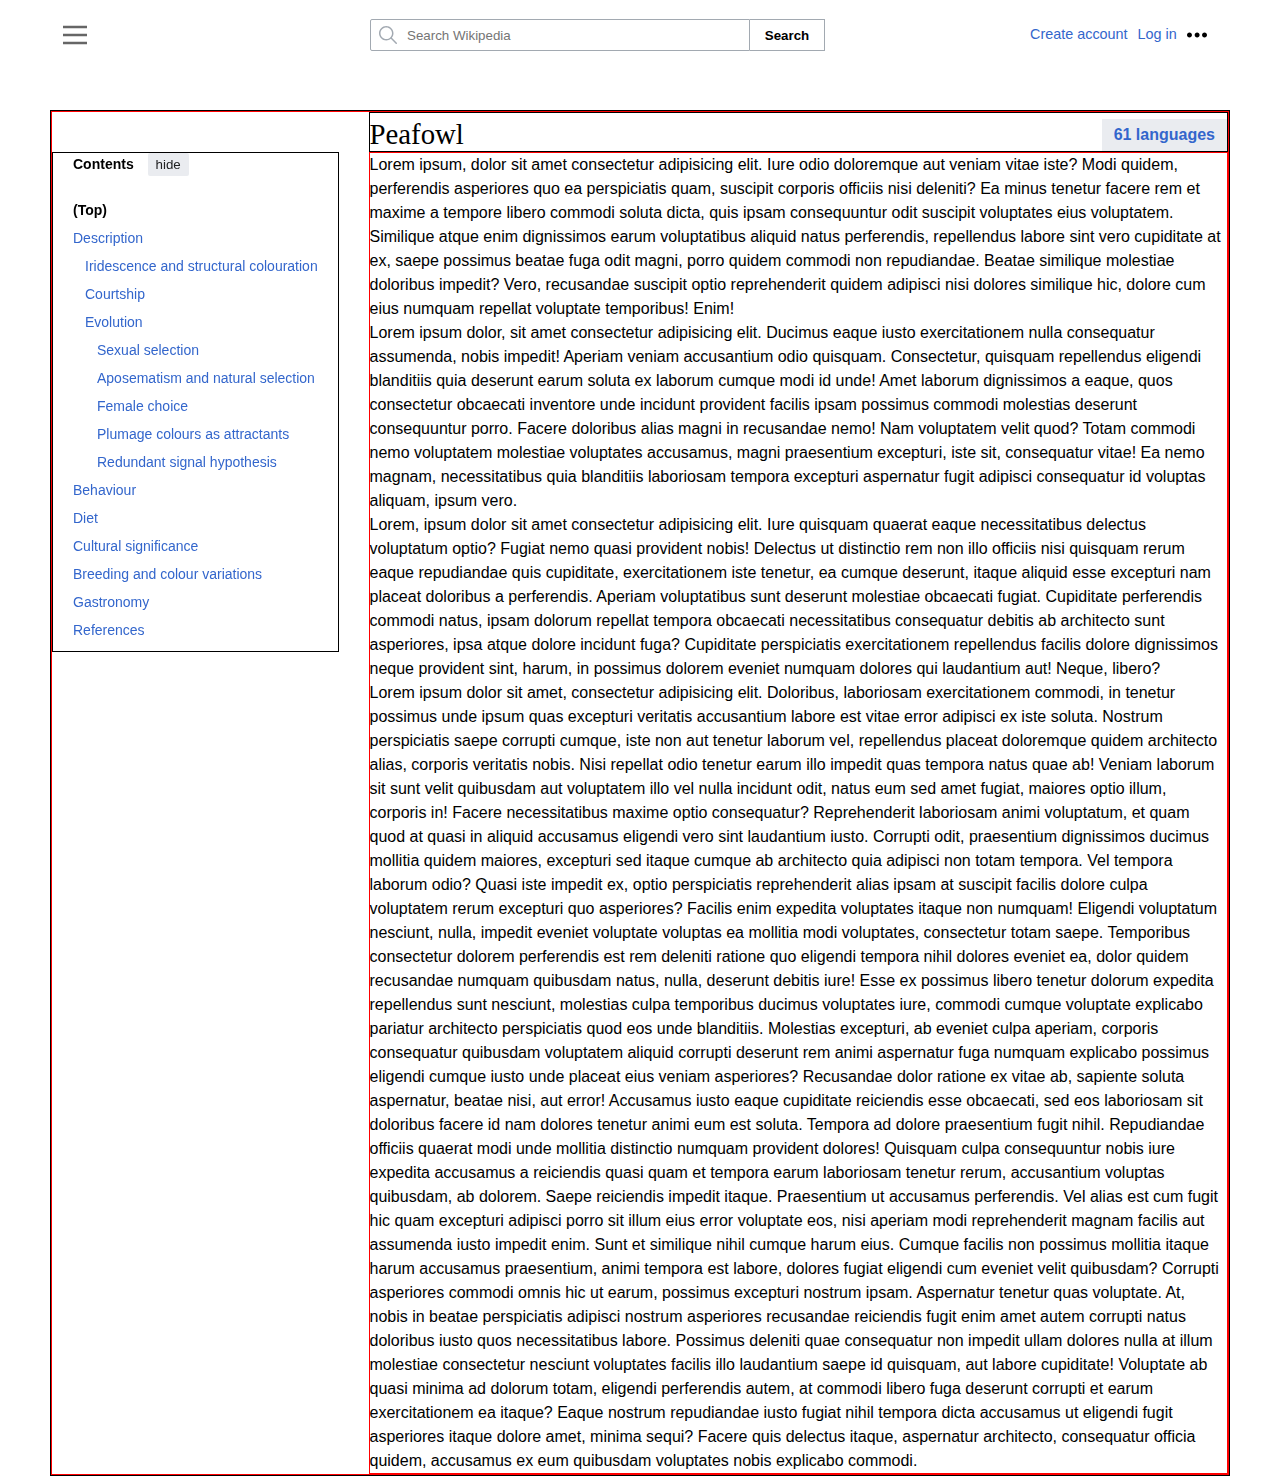
<file: Day-05-CSS/Wiki-Peafowl/pages/index.html>
<!DOCTYPE html>
<html lang="en">

<head>
  <meta charset="UTF-8">
  <meta name="viewport" content="width=device-width, initial-scale=1.0">
  <title>Peafowl - Wikipedia</title>

  <!-- Adding Wikipedia Favicon -->
  <link rel="shortcut icon"
    href="https://upload.wikimedia.org/wikipedia/commons/2/2e/Wikipedia_W_favicon_on_white_background.png"
    type="image/x-icon">

  <!-- Adding Common CSS -->
  <link rel="stylesheet" href="./../css/index.css">

  <!-- Adding Navbar CSS -->
  <link rel="stylesheet" href="./../css/navbar.css">

  <!-- Adding Article Main Content CSS -->
  <link rel="stylesheet" href="./../css/article-main-content.css">

</head>

<body>

  <div id="container">

    <!-- NAV BAR STARTS -->
    <nav id="navbar">
      <div class="left-menu-bar">
        <div class="menu-bar-img"></div>
      </div>

      <!-- WIKIPEDIA LOGO STARTS -->
      <div class="logo-container">
        <div class="logo-img-container">
          <div class="logo-img"></div>
        </div>
        <div class="logo-name-container">
          <div class="logo-name"></div>
        </div>
        <div class="logo-tagline"></div>
      </div>
      <!-- WIKIPEDIA LOGO STARTS -->

      <!-- WIKIPEDIA SEARCH BAR STARTS -->
      <div class="search-bar-container">
        <div class="search-bar-wrapper">
          <div class="search-input-wrapper">
            <input type="search" name="search" id="search" class="search-input" placeholder="Search Wikipedia">
            <span class="search-icon"></span>
          </div>
          <button type="submit" id="search-btn">Search</button>
        </div>
      </div>
      <!-- WIKIPEDIA SEARCH BAR ENDS -->

      <!-- RIGHT MENU STARTS -->
      <div class="login-signup-content">
        <div class="link-container">
          <a href="#" class="creat-account">Create account</a>
          <a href="#" class="login">Log in</a>
          <span class="dot-menu">
            <svg fill="#000000" height="20px" width="20px" version="1.1" id="Capa_1" xmlns="http://www.w3.org/2000/svg"
              xmlns:xlink="http://www.w3.org/1999/xlink" viewBox="0 0 32.055 32.055" xml:space="preserve">
              <g>
                <path d="M3.968,12.061C1.775,12.061,0,13.835,0,16.027c0,2.192,1.773,3.967,3.968,3.967c2.189,0,3.966-1.772,3.966-3.967
                C7.934,13.835,6.157,12.061,3.968,12.061z M16.233,12.061c-2.188,0-3.968,1.773-3.968,3.965c0,2.192,1.778,3.967,3.968,3.967
		s3.97-1.772,3.97-3.967C20.201,13.835,18.423,12.061,16.233,12.061z M28.09,12.061c-2.192,0-3.969,1.774-3.969,3.967
		c0,2.19,1.774,3.965,3.969,3.965c2.188,0,3.965-1.772,3.965-3.965S30.278,12.061,28.09,12.061z" />
              </g>
            </svg>
          </span>
        </div>
      </div>
      <!-- RIGHT MENU ENDS -->


    </nav>
    <!-- NAV BAR ENDS -->






    <!-- MAIN CONTENT STARTS -->

    <div class="main-content-container">

      <div class="main-content-grid">


        <div class="main-heading">
          <div class="main-heading-wrapper">
            <h1>Peafowl</h1>
            <div class="languages">
              61 languages
            </div>
          </div>
        </div>


        <!-- SIDEBAR STARTS -->
        <div class="side-bar-subgrid">

          <div class="link-heading">
            <span>Contents</span>
            <button class="show-hide-btn">
              hide
            </button>
          </div>

          <ul>
            <li class="sidebar-top">
              <a href="#">(Top)</a>
            </li>
            <li class="li-discription">
              <a href="#">Description</a>

              <ul>
                <li>
                  <a href="#">
                    Iridescence and structural colouration
                  </a>
                </li>
                <li>
                  <a href="#">
                    Courtship
                  </a>
                </li>
                <li class="li-evolution">
                  <a href="#">
                    Evolution
                  </a>
                  <ul>
                    <li>
                      <a href="#">
                        Sexual selection
                      </a>
                    </li>
                    <li>
                      <a href="#">
                        Aposematism and natural selection
                      </a>
                    </li>
                    <li>
                      <a href="#">
                        Female choice
                      </a>
                    </li>
                    <li>
                      <a href="#">
                        Plumage colours as attractants
                      </a>
                    </li>
                    <li>
                      <a href="#">
                        Redundant signal hypothesis
                      </a>
                    </li>
                  </ul>
                </li>
              </ul>

            </li>
            <li>
              <a href="#">Behaviour</a>
            </li>
            <li>
              <a href="#">Diet</a>
            </li>
            <li>
              <a href="#">
                Cultural significance
              </a>
            </li>
            <li>
              <a href="#">
                Breeding and colour variations
              </a>
            </li>
            <li>
              <a href="#">
                Gastronomy
              </a>
            </li>
            <li>
              <a href="#">
                References
              </a>
            </li>
            <li>
              <a href="#">
                General sources
              </a>
            </li>
            <li>
              <a href="#">
                External links
              </a>
            </li>

          </ul>

        </div>
        <!-- SIDEBAR ENDS -->




        <!-- CONTENT STARTS -->
        <div class="content-subgrid">
          Lorem ipsum, dolor sit amet consectetur adipisicing elit. Iure odio doloremque aut veniam vitae iste? Modi
          quidem, perferendis asperiores quo ea perspiciatis quam, suscipit corporis officiis nisi deleniti? Ea minus
          tenetur facere rem et maxime a tempore libero commodi soluta dicta, quis ipsam consequuntur odit suscipit
          voluptates eius voluptatem. Similique atque enim dignissimos earum voluptatibus aliquid natus perferendis,
          repellendus labore sint vero cupiditate at ex, saepe possimus beatae fuga odit magni, porro quidem commodi non
          repudiandae. Beatae similique molestiae doloribus impedit? Vero, recusandae suscipit optio reprehenderit
          quidem adipisci nisi dolores similique hic, dolore cum eius numquam repellat voluptate temporibus! Enim!
          <p>
            Lorem ipsum dolor, sit amet consectetur adipisicing elit. Ducimus eaque iusto exercitationem nulla
            consequatur assumenda, nobis impedit! Aperiam veniam accusantium odio quisquam. Consectetur, quisquam
            repellendus eligendi blanditiis quia deserunt earum soluta ex laborum cumque modi id unde! Amet laborum
            dignissimos a eaque, quos consectetur obcaecati inventore unde incidunt provident facilis ipsam possimus
            commodi molestias deserunt consequuntur porro. Facere doloribus alias magni in recusandae nemo! Nam
            voluptatem velit quod? Totam commodi nemo voluptatem molestiae voluptates accusamus, magni praesentium
            excepturi, iste sit, consequatur vitae! Ea nemo magnam, necessitatibus quia blanditiis laboriosam tempora
            excepturi aspernatur fugit adipisci consequatur id voluptas aliquam, ipsum vero.
          </p>
          <p>
            Lorem, ipsum dolor sit amet consectetur adipisicing elit. Iure quisquam quaerat eaque necessitatibus
            delectus voluptatum optio? Fugiat nemo quasi provident nobis! Delectus ut distinctio rem non illo officiis
            nisi quisquam rerum eaque repudiandae quis cupiditate, exercitationem iste tenetur, ea cumque deserunt,
            itaque aliquid esse excepturi nam placeat doloribus a perferendis. Aperiam voluptatibus sunt deserunt
            molestiae obcaecati fugiat. Cupiditate perferendis commodi natus, ipsam dolorum repellat tempora obcaecati
            necessitatibus consequatur debitis ab architecto sunt asperiores, ipsa atque dolore incidunt fuga?
            Cupiditate perspiciatis exercitationem repellendus facilis dolore dignissimos neque provident sint, harum,
            in possimus dolorem eveniet numquam dolores qui laudantium aut! Neque, libero?
          </p>
          <p>Lorem ipsum dolor sit amet, consectetur adipisicing elit. Doloribus, laboriosam exercitationem commodi, in
            tenetur possimus unde ipsum quas excepturi veritatis accusantium labore est vitae error adipisci ex iste
            soluta. Nostrum perspiciatis saepe corrupti cumque, iste non aut tenetur laborum vel, repellendus placeat
            doloremque quidem architecto alias, corporis veritatis nobis. Nisi repellat odio tenetur earum illo impedit
            quas tempora natus quae ab! Veniam laborum sit sunt velit quibusdam aut voluptatem illo vel nulla incidunt
            odit, natus eum sed amet fugiat, maiores optio illum, corporis in! Facere necessitatibus maxime optio
            consequatur? Reprehenderit laboriosam animi voluptatum, et quam quod at quasi in aliquid accusamus eligendi
            vero sint laudantium iusto. Corrupti odit, praesentium dignissimos ducimus mollitia quidem maiores,
            excepturi sed itaque cumque ab architecto quia adipisci non totam tempora. Vel tempora laborum odio? Quasi
            iste impedit ex, optio perspiciatis reprehenderit alias ipsam at suscipit facilis dolore culpa voluptatem
            rerum excepturi quo asperiores? Facilis enim expedita voluptates itaque non numquam! Eligendi voluptatum
            nesciunt, nulla, impedit eveniet voluptate voluptas ea mollitia modi voluptates, consectetur totam saepe.
            Temporibus consectetur dolorem perferendis est rem deleniti ratione quo eligendi tempora nihil dolores
            eveniet ea, dolor quidem recusandae numquam quibusdam natus, nulla, deserunt debitis iure! Esse ex possimus
            libero tenetur dolorum expedita repellendus sunt nesciunt, molestias culpa temporibus ducimus voluptates
            iure, commodi cumque voluptate explicabo pariatur architecto perspiciatis quod eos unde blanditiis.
            Molestias excepturi, ab eveniet culpa aperiam, corporis consequatur quibusdam voluptatem aliquid corrupti
            deserunt rem animi aspernatur fuga numquam explicabo possimus eligendi cumque iusto unde placeat eius veniam
            asperiores? Recusandae dolor ratione ex vitae ab, sapiente soluta aspernatur, beatae nisi, aut error!
            Accusamus iusto eaque cupiditate reiciendis esse obcaecati, sed eos laboriosam sit doloribus facere id nam
            dolores tenetur animi eum est soluta. Tempora ad dolore praesentium fugit nihil. Repudiandae officiis
            quaerat modi unde mollitia distinctio numquam provident dolores! Quisquam culpa consequuntur nobis iure
            expedita accusamus a reiciendis quasi quam et tempora earum laboriosam tenetur rerum, accusantium voluptas
            quibusdam, ab dolorem. Saepe reiciendis impedit itaque. Praesentium ut accusamus perferendis. Vel alias est
            cum fugit hic quam excepturi adipisci porro sit illum eius error voluptate eos, nisi aperiam modi
            reprehenderit magnam facilis aut assumenda iusto impedit enim. Sunt et similique nihil cumque harum eius.
            Cumque facilis non possimus mollitia itaque harum accusamus praesentium, animi tempora est labore, dolores
            fugiat eligendi cum eveniet velit quibusdam? Corrupti asperiores commodi omnis hic ut earum, possimus
            excepturi nostrum ipsam. Aspernatur tenetur quas voluptate. At, nobis in beatae perspiciatis adipisci
            nostrum asperiores recusandae reiciendis fugit enim amet autem corrupti natus doloribus iusto quos
            necessitatibus labore. Possimus deleniti quae consequatur non impedit ullam dolores nulla at illum molestiae
            consectetur nesciunt voluptates facilis illo laudantium saepe id quisquam, aut labore cupiditate! Voluptate
            ab quasi minima ad dolorum totam, eligendi perferendis autem, at commodi libero fuga deserunt corrupti et
            earum exercitationem ea itaque? Eaque nostrum repudiandae iusto fugiat nihil tempora dicta accusamus ut
            eligendi fugit asperiores itaque dolore amet, minima sequi? Facere quis delectus itaque, aspernatur
            architecto, consequatur officia quidem, accusamus ex eum quibusdam voluptates nobis explicabo commodi.</p>
        </div>
        <!-- CONTENT ENDS -->


      </div>

    </div>

    <!-- MAIN CONTENT ENDS -->






  </div>

</body>

</html>
</file>
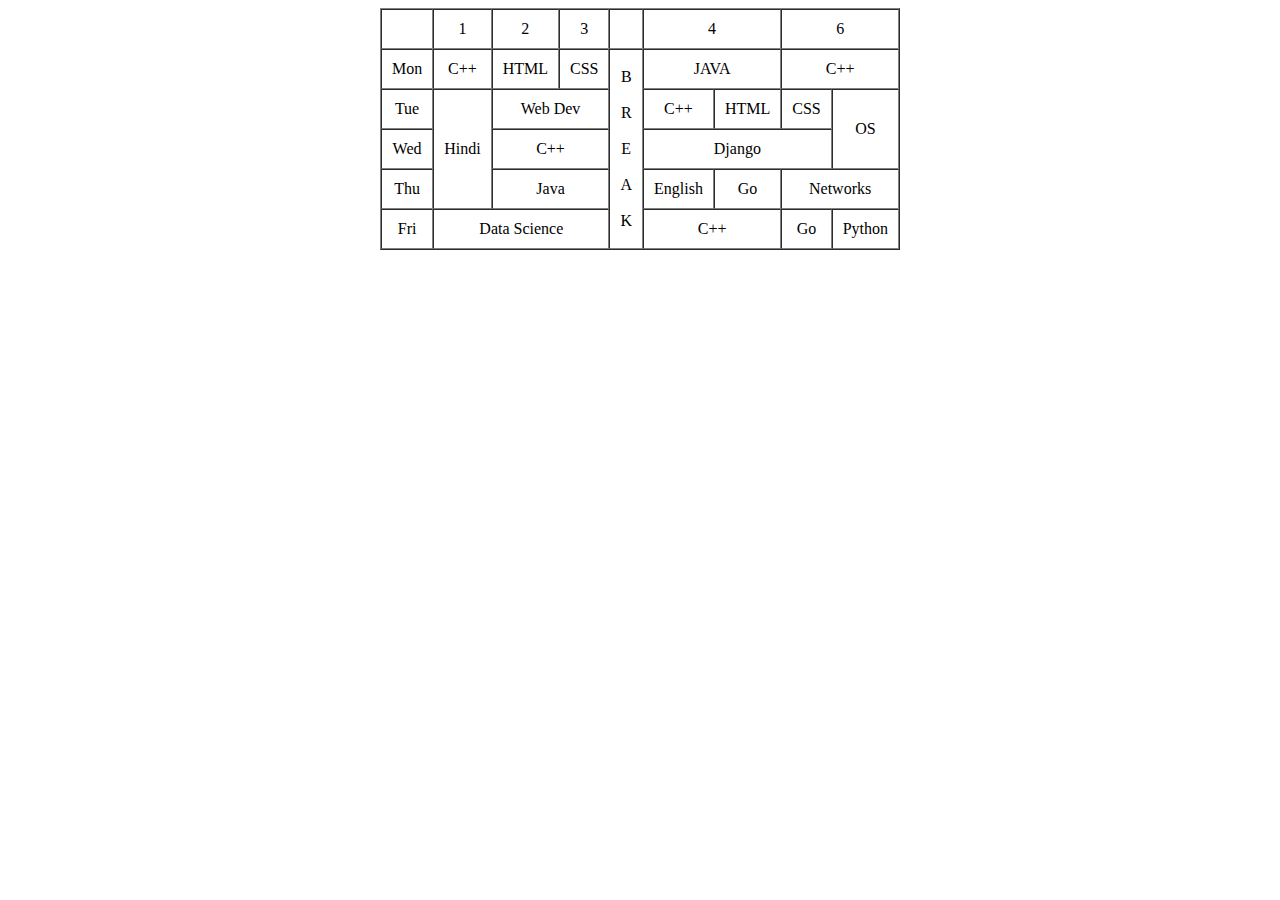
<file: Day-01-HTML/table.html>
<html lang="en">
<head>
  <meta charset="UTF-8">
  <meta name="viewport" content="width=device-width, initial-scale=1.0">
  <title>Document</title>
</head>
<body>
  <table align="center" border="1" cellpadding="10" cellspacing="0">
    <thead align="center">
      <tr>
        <td></td>
        <td>1</td>
        <td>2</td>
        <td>3</td>
        <td></td>
        <td colspan="2">4</td>
        <td colspan="2">6</td>
      </tr>
    </thead>
    <tbody align="center">
      <tr>
        <td>Mon</td>
        <td>C++</td>
        <td>HTML</td>
        <td>CSS</td>
        <td rowspan="5">B<br><br>R<br><br>E<br><br>A<br><br>K</td>
        <td colspan="2">JAVA</td>
        <td colspan="2">C++</td>
      </tr>
      <tr>
        <td>Tue</td>
        <td rowspan="3">Hindi</td>
        <td colspan="2">Web Dev</td>
        <td>C++</td>
        <td>HTML</td>
        <td>CSS</td>
        <td rowspan="2">OS</td>
      </tr>
      <tr>
        <td>Wed</td>
        <td colspan="2">C++</td>
        <td colspan="3">Django</td>
      </tr>
      <tr>
        <td>Thu</td>
        <td colspan="2">Java</td>
        <td>English</td>
        <td>Go</td>
        <td colspan="2">Networks</td>
      </tr>
      <tr>
        <td>Fri</td>
        <td colspan="3">Data Science</td>
        <td colspan="2">C++</td>
        <td>Go</td>
        <td>Python</td>
      </tr>
    </tbody>
  </table>
</body>
</html>
</file>
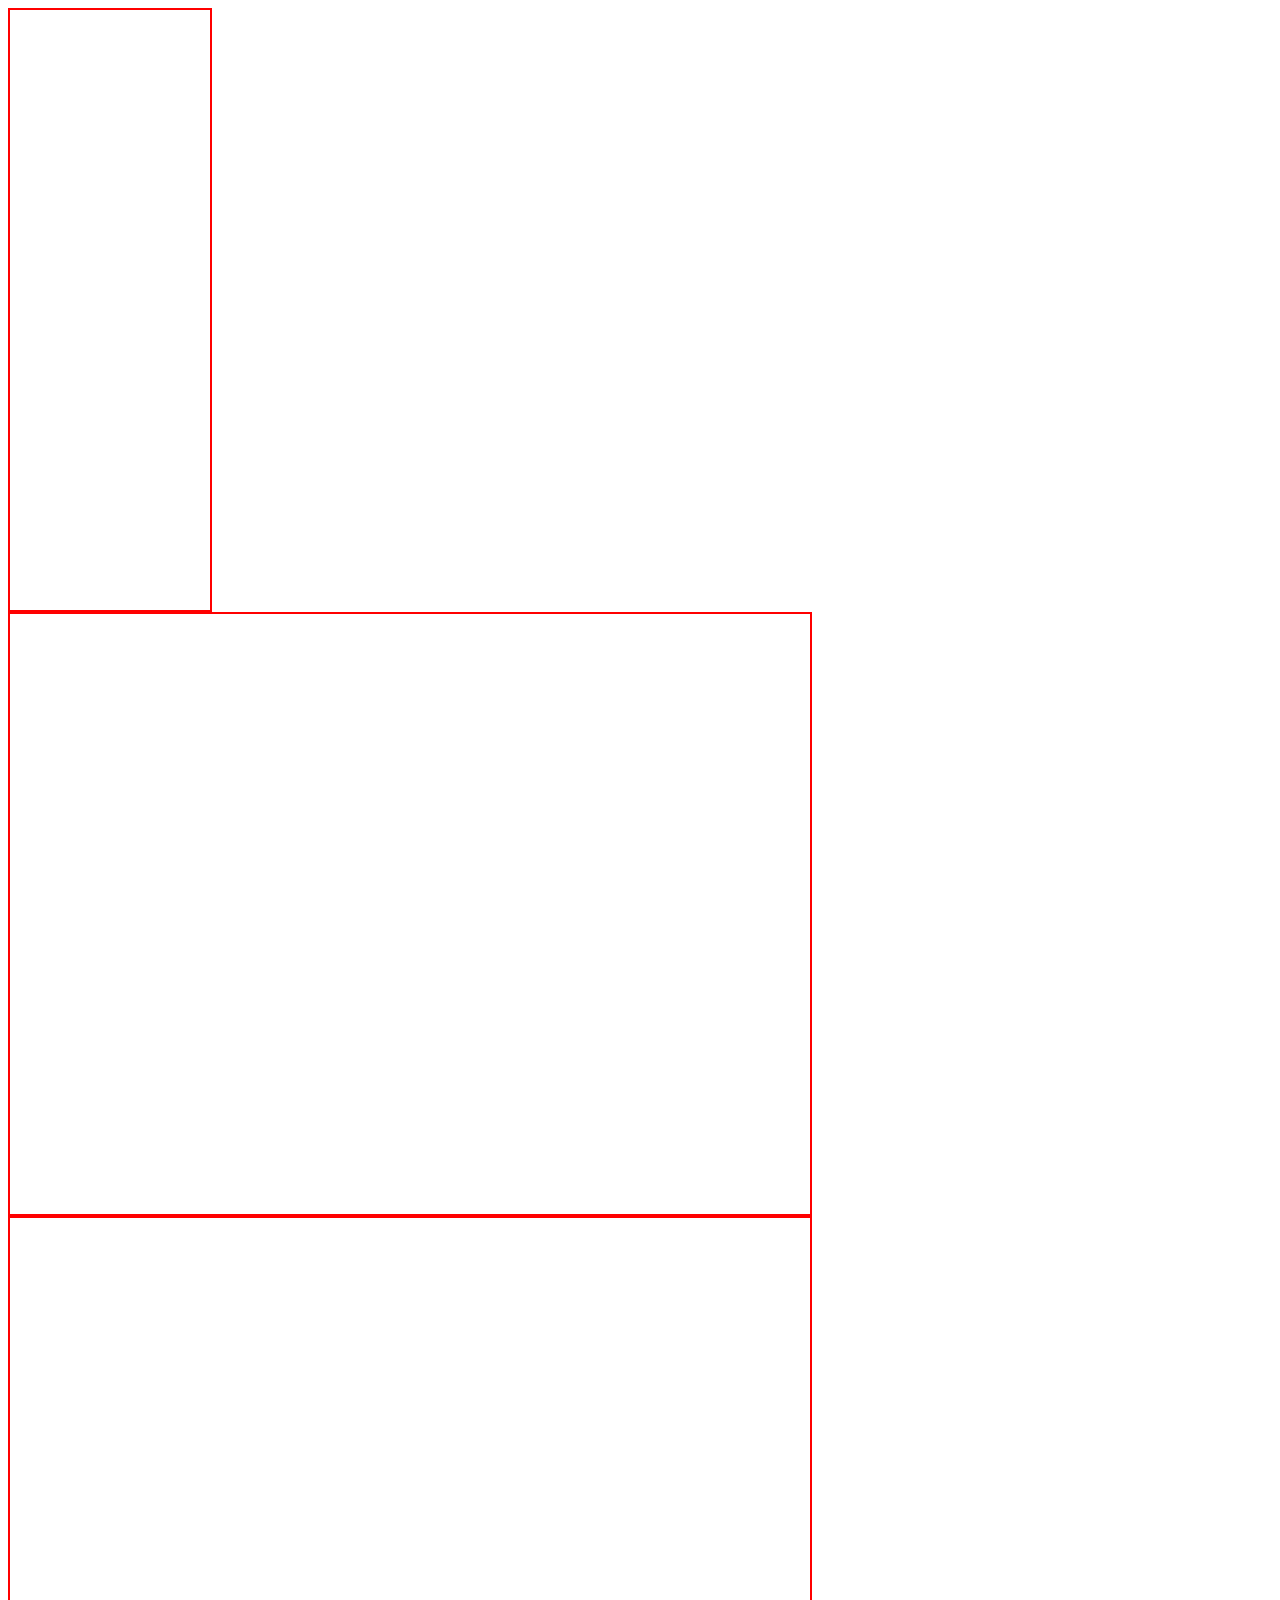
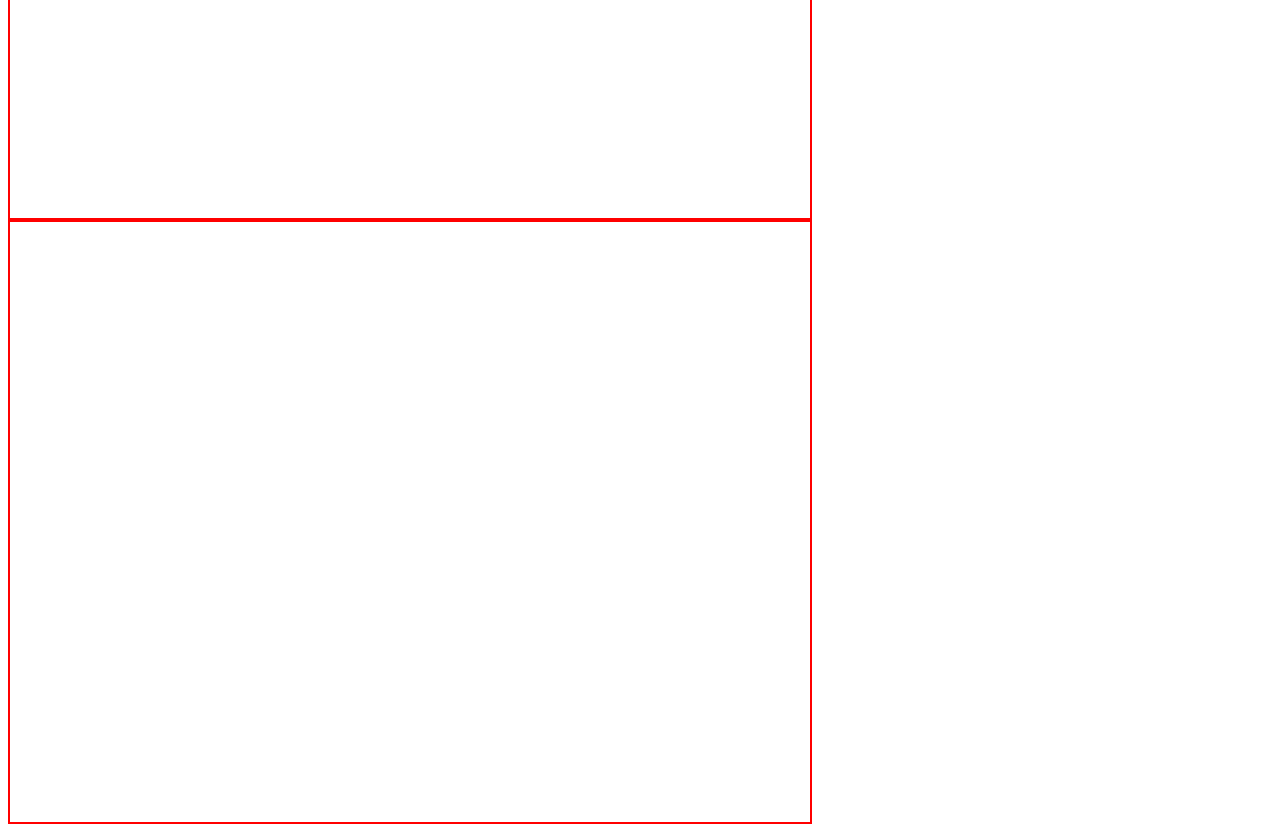
<file: Day-03-CSS/backgroudnImage.html>
<!DOCTYPE html>
<html lang="en">
<head>
  <meta charset="UTF-8">
  <meta name="viewport" content="width=device-width, initial-scale=1.0">
  <title>Document</title>
  <style>
    .bgi,
    .bgi1,
    .bgi2,
    .bgi3 {
      width: 800px;
      height: 600px;
      border: 2px solid red;
      background-repeat: no-repeat;
      background-size: cover;
    }

    .bgi {
      width: 200px;
      background-image: url('https://www.91-img.com/gallery_images_uploads/c/6/c689c5fb076cbf47c35b4bc63038b3f8c0e44556.jpg?tr=h-630,c-at_max,q-80');
      background-size: contain;
    }

    .bgi1 {
      background-image: url('https://static.vecteezy.com/system/resources/thumbnails/025/284/015/small/close-up-growing-beautiful-forest-in-glass-ball-and-flying-butterflies-in-nature-outdoors-spring-season-concept-generative-ai-photo.jpg');
    }

    .bgi2 {
      background-image: url('https://upload.wikimedia.org/wikipedia/commons/thumb/6/66/Polar_Bear_-_Alaska_%28cropped%29.jpg/330px-Polar_Bear_-_Alaska_%28cropped%29.jpg');
    }

    .bgi3 {
      background-image: url('https://cdn.pixabay.com/photo/2015/01/15/16/17/hands-600497_640.jpg');
    }
  </style>
</head>
<body>

  <div class="bgi"></div>
  <div class="bgi1"></div>
  <div class="bgi2"></div>
  <div class="bgi3"></div>
  
</body>
</html>
</file>
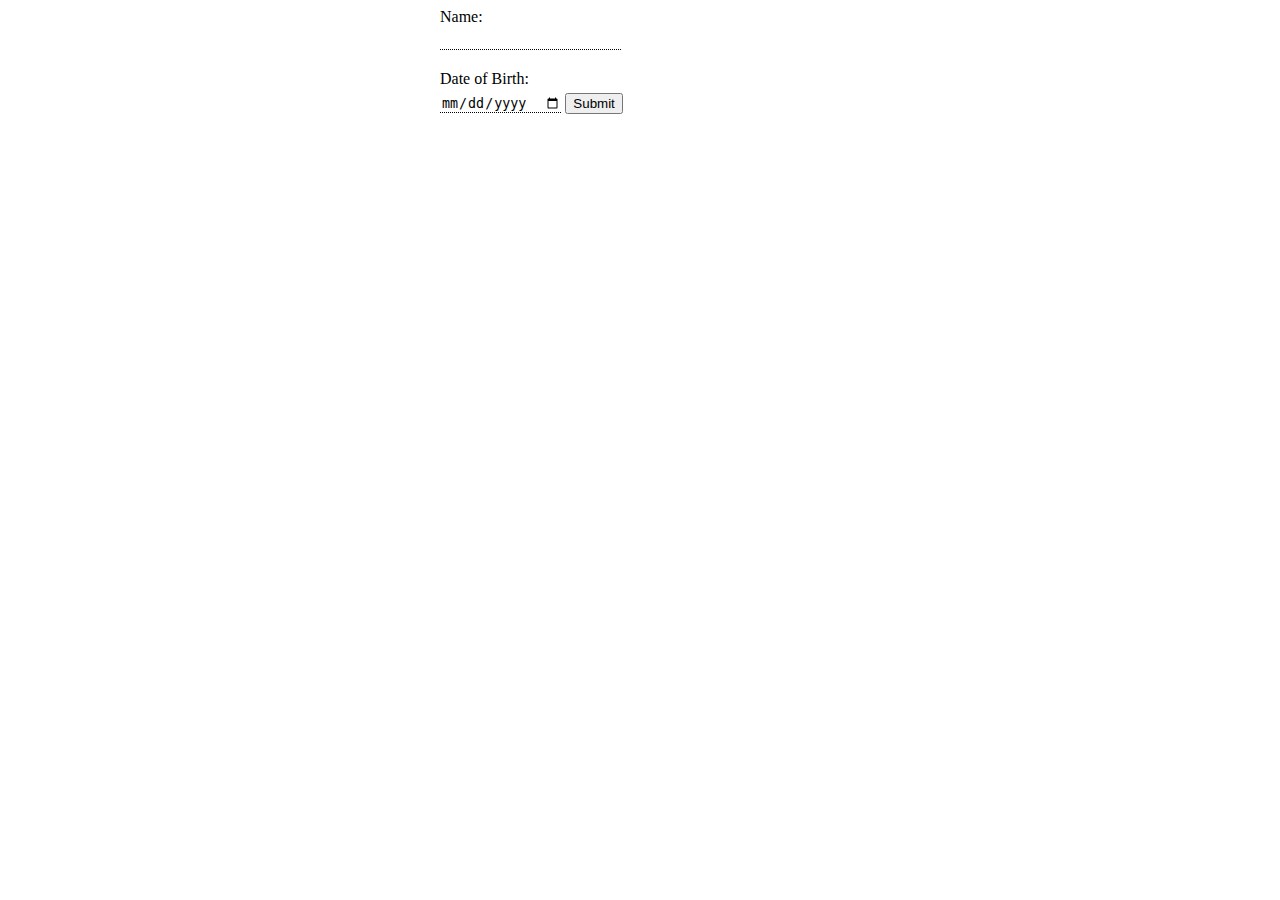
<file: Day-03-CSS/test.html>
<!DOCTYPE html>
<html lang="en">
<head>
    <meta charset="UTF-8">
    <meta name="viewport" content="width=device-width, initial-scale=1.0">
    <title>Application Form</title>
    <style>
        /* Style the dotted line */
        .dotted-line {
            border: none;
            border-bottom: 1px dotted #000; /* Change the color to your preference */
            margin-bottom: 20px;
        }

        /* Style the form layout */
        form {
            max-width: 400px; /* Adjust the width as needed */
            margin: 0 auto;
        }

        /* Style the form labels for better alignment */
        label {
            display: block;
            margin-bottom: 5px;
        }
    </style>
</head>
<body>

    <form action="#" method="post">
        <!-- Name -->
        <label for="name">Name:</label>
        <input type="text" id="name" name="name" required class="dotted-line">
        
        <!-- Date of Birth -->
        <label for="dob">Date of Birth:</label>
        <input type="date" id="dob" name="dob" required class="dotted-line">
        
        <!-- Additional form fields go here -->
        
        <input type="submit" value="Submit">
    </form>

</body>
</html>
</file>
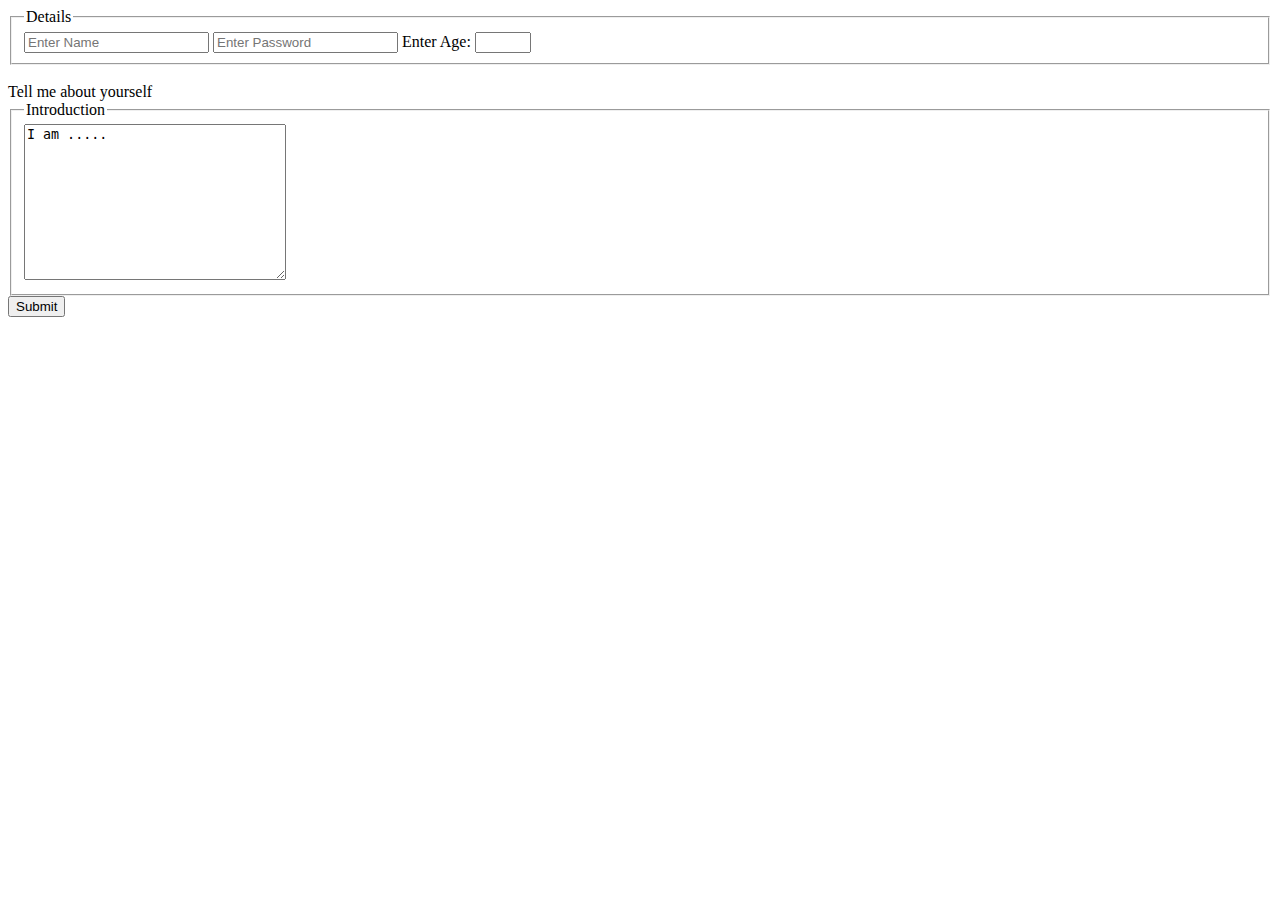
<file: Day-02-CSS/01_Forms/form.html>
<!DOCTYPE html>
<html lang="en">
<head>
  <meta charset="UTF-8">
  <meta name="viewport" content="width=device-width, initial-scale=1.0">
  <title>Forms</title>
</head>
<body>
  <fieldset>
    <legend>Details</legend>
    <input type="text" placeholder="Enter Name">
    <input type="password" placeholder="Enter Password">
    Enter Age: <input type="number" min="10" max="20" step="2">
  </fieldset>
  <br>
  <div>Tell me about yourself</div>
  <fieldset>
<legend>Introduction</legend>
    <textarea cols="30" rows="10">I am .....</textarea>
  </fieldset>
    <button type="submit">Submit</button>
</body>
</html>
</file>
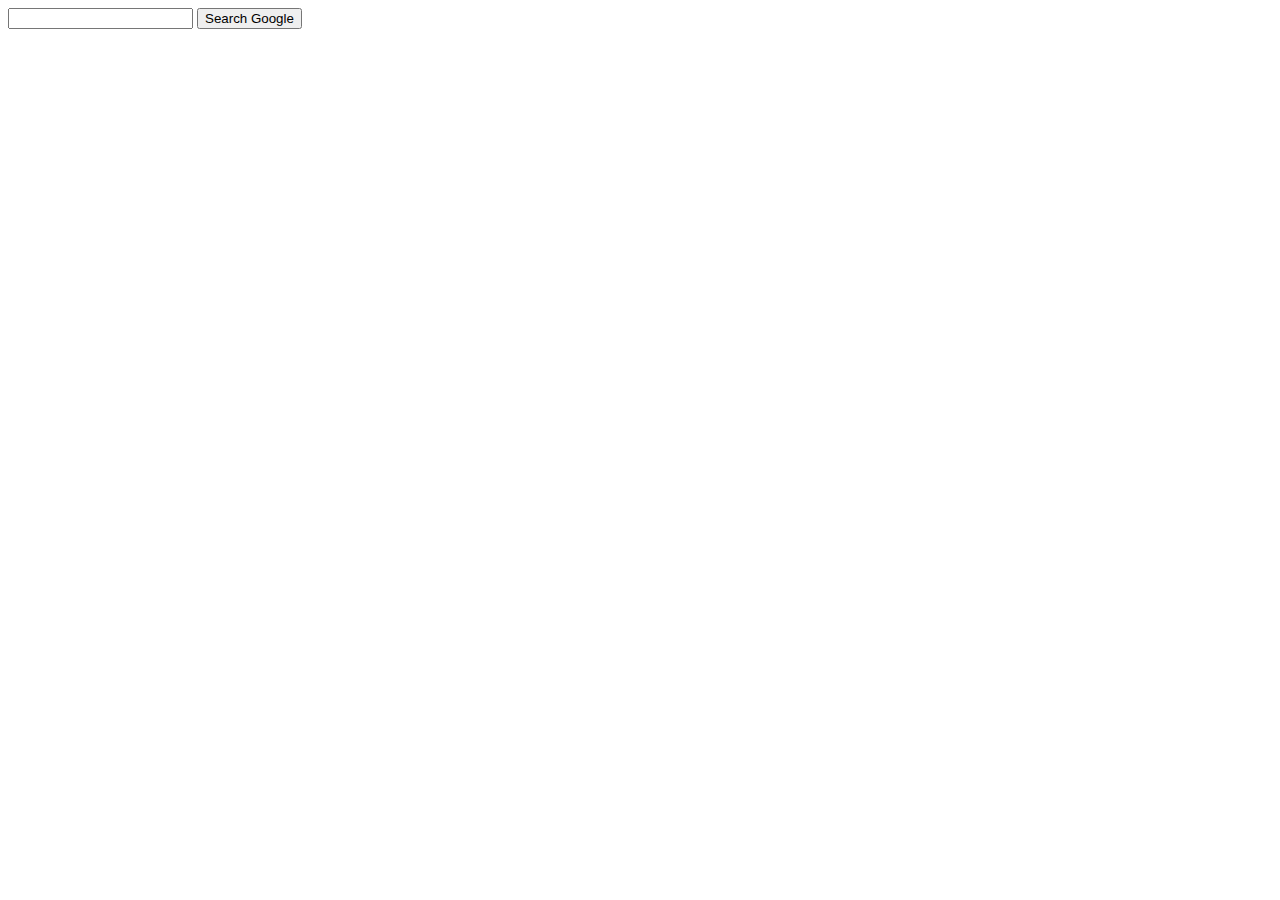
<file: Day-02-CSS/01_Forms/searchInGoogle.html>
<!DOCTYPE html>
<html lang="en">
<head>
  <meta charset="UTF-8">
  <meta name="viewport" content="width=device-width, initial-scale=1.0">
  <title>Search In Google</title>
</head>
<body>
  <form action="https://www.google.com/search">
    <input type="text" name="q">
    <button type="submit">Search Google</button>
  </form>
</body>
</html>
</file>
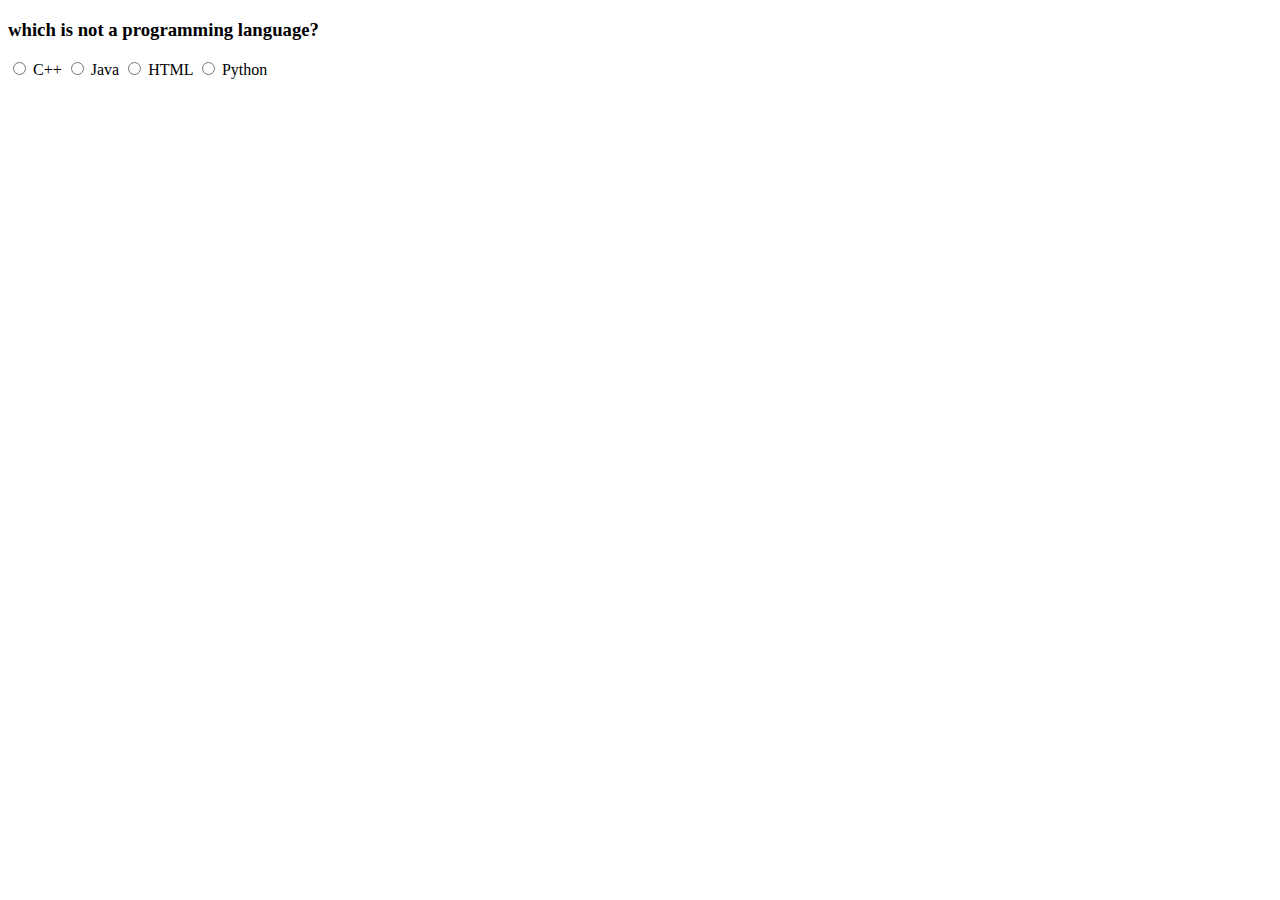
<file: Day-02-CSS/01_Forms/select.html>
<!DOCTYPE html>
<html lang="en">
<head>
  <meta charset="UTF-8">
  <meta name="viewport" content="width=device-width, initial-scale=1.0">
  <title>Radio and Checkbox</title>
</head>
<body>
  <form action="">
    <h3>which is not a programming language?</h3>
    <!---->
    <input type="radio" name="lang"> C++
    <input type="radio" name="lang"> Java
    <input type="radio"> HTML
    <input type="radio"> Python
  </form>
  
</body>
</html>
</file>
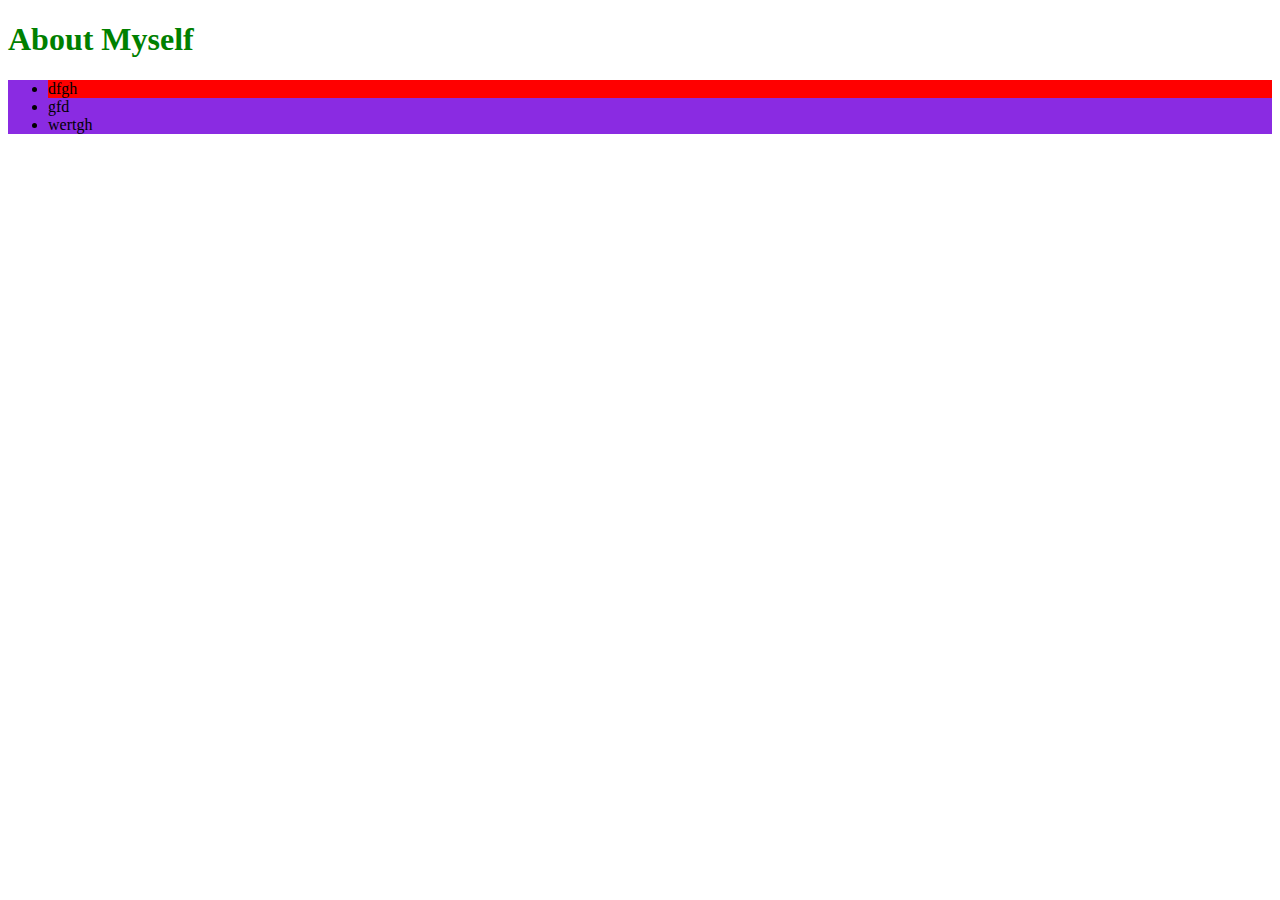
<file: Day-02-CSS/02_CSS/1.html>
<!DOCTYPE html>
<html lang="en">
<head>
  <meta charset="UTF-8">
  <meta name="viewport" content="width=device-width, initial-scale=1.0">
  <link rel="stylesheet" href="style.css">
  <title>Document</title>
</head>
<body>
  <h1 class="cf cl">About Myself</h1>

  <ul style="background-color: blueviolet;">
    <li style="background-color: red;">dfgh</li>
    <li>gfd</li>
    <li>wertgh</li>
  </ul>
</body>
</html>
</file>
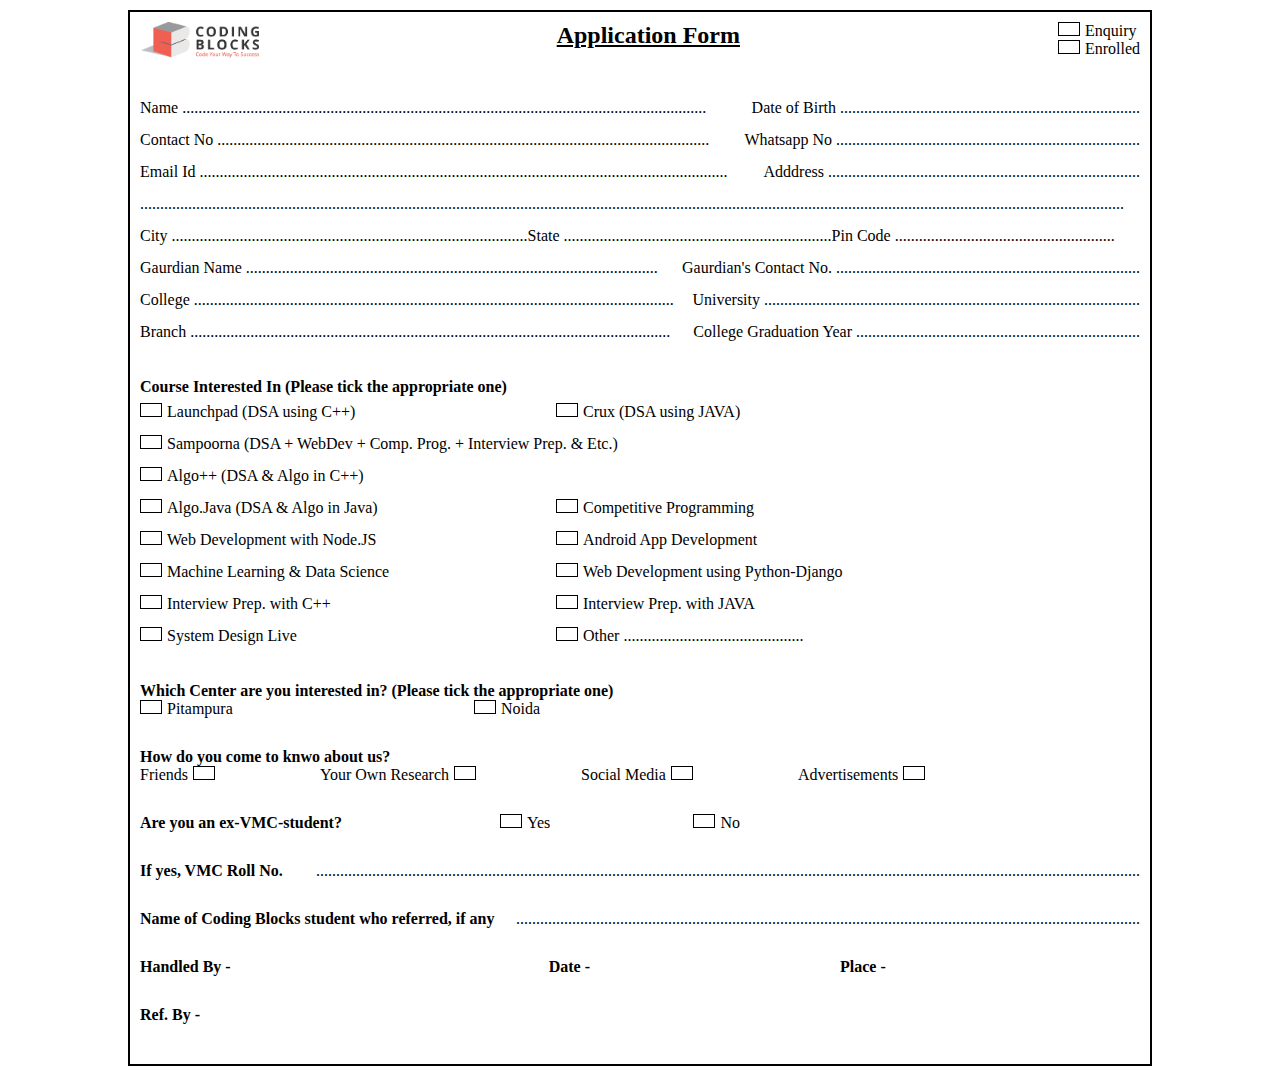
<file: Day-03-CSS/Assignment/applicationForm.html>
<!DOCTYPE html>
<html lang="en">

<head>
  <meta charset="UTF-8">
  <meta name="viewport" content="width=device-width, initial-scale=1.0">
  <title>Coding Blocks Application Form</title>
  <link rel="stylesheet" href="style.css">
</head>

<body>
  <div class="container">

    <div class="head">
      <div class="headWrapper">
        <div class="brandImage"></div>
        <h2 class="formHeading">Application Form</h2>
      </div>
      <div class="topRightContent">
        <div class="add-box-before">Enquiry</div>
        <div class="add-box-before">Enrolled</div>
      </div>
    </div>

    <div class="wrapper line-height-2">
      <div class="float">
        <p class=" float-left">Name
          ...................................................................................................................................
        </p>
        <p class="float-right">Date of Birth
          ...........................................................................</p>
      </div>
      <div class="float">
        <p class=" float-left">Contact No
          ...........................................................................................................................
        </p>
        <p class="float-right">Whatsapp No
          ............................................................................</p>
      </div>
      <div class="float">
        <p class=" float-left">Email Id
          ....................................................................................................................................
        </p>
        <p class="float-right">Adddress
          ..............................................................................</p>
        <p>
          ......................................................................................................................................................................................................................................................
        </p>
      </div>
      <div class="float">
        <p class=" float-left">City
          ......................................................................................... </p>
        <p class="float-left">State ...................................................................</p>
        <p class="float-left">Pin Code .......................................................</p>
      </div>
      <div class="float">
        <p class=" float-left">Gaurdian Name
          .......................................................................................................</p>
        <p class="float-right">Gaurdian's Contact No.
          ............................................................................</p>
      </div>
      <div class="float">
        <p class=" float-left">College
          ........................................................................................................................
        </p>
        <p class="float-right">University
          ..............................................................................................</p>
      </div>
      <div class="float">
        <p class=" float-left">Branch
          ........................................................................................................................
        </p>
        <p class="float-right">College Graduation Year
          .......................................................................</p>
      </div>
    </div>

    <h4>Course Interested In (Please tick the appropriate one)</h4>
    <div class="courseWrapper wrapper line-height-2">
      <div class="float">
        <div class="course course-left float-left">Launchpad (DSA using C++)</div>
        <div class="course course-right float-right">Crux (DSA using JAVA)</div>
      </div>
      <div class="course">Sampoorna (DSA + WebDev + Comp. Prog. + Interview Prep. & Etc.)</div>
      <div class="course">Algo++ (DSA & Algo in C++)</div>
      <div class="float">
        <div class="float-left course-left">
          <div class="course ">Algo.Java (DSA & Algo in Java)</div>
          <div class="course">Web Development with Node.JS</div>
          <div class="course">Machine Learning & Data Science</div>
          <div class="course">Interview Prep. with C++</div>
          <div class="course">System Design Live</div>
        </div>
        <div class="float-right course-right">
          <div class="course">Competitive Programming</div>
          <div class="course">Android App Development</div>
          <div class="course">Web Development using Python-Django</div>
          <div class="course">Interview Prep. with JAVA</div>
          <div class="course">Other .............................................</div>
        </div>
      </div>
    </div>

    <h4>Which Center are you interested in? (Please tick the appropriate one)</h4>
    <div class="wrapper centerWrapper">
      <div class="float">
        <div class="center float-left">Pitampura</div>
        <div class="center float-right">Noida</div>
      </div>
    </div>

    <h4>How do you come to knwo about us?</h4>
    <div class="wrapper">
      <div class="float">
        <div class="source float-left">Friends</div>
        <div class="source float-left">Your Own Research</div>
        <div class="source float-left">Social Media</div>
        <div class="source float-left">Advertisements</div>
      </div>
    </div>

    <div class="wrapper float alumni">
      <h4 class="float-left">Are you an ex-VMC-student?</h4>
      <div class="alumniWrapper float float-right">
        <div class="choice float-left">Yes</div>
        <div class=" choice float-right">No</div>
      </div>
    </div>

    <div class="wrapper">
      <div class="float">
        <h4 class="float-left">If yes, VMC Roll No.</h4>
        <div class="float-right">
          ..............................................................................................................................................................................................................
        </div>
      </div>
    </div>

    <div class="wrapper">
      <div class="float">
        <h4 class="float-left">Name of Coding Blocks student who referred, if any</h4>
        <div class="float-right">
          ............................................................................................................................................................
        </div>
      </div>
    </div>

    <div class="wrapper">
      <div class="float">
        <div class="closure-1 float-left float">
          <h4 class="div1 float-left">Handled By - </h4>
          <h4 class="div1 float-right">Date - </h4>
        </div>
        <h4 class="closure-2 float-right">Place -</h4>
      </div>
    </div>

    <div class="wrapper">
      <h4>Ref. By - </h4>
    </div>

  </div>
</body>

</html>
</file>
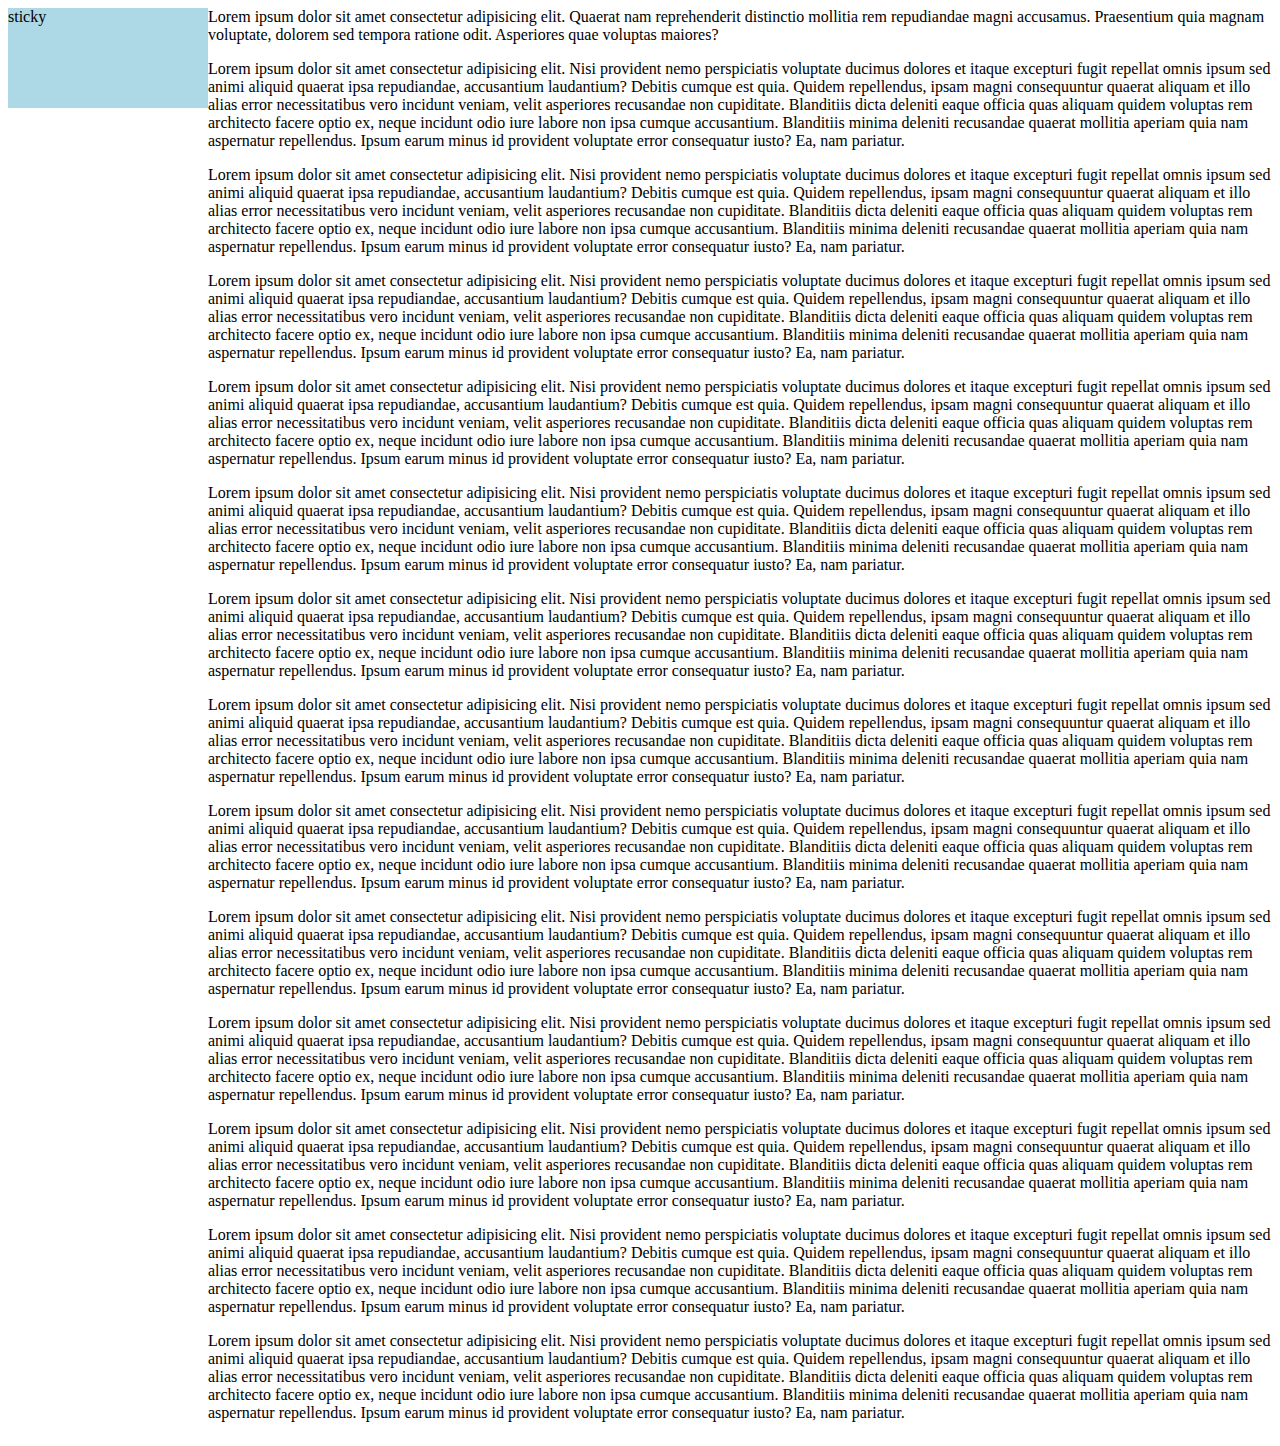
<file: Day-06-CSS/1_Grids/test.html>
<!DOCTYPE html>
<html lang="en">

<head>
  <meta charset="UTF-8">
  <meta name="viewport" content="width=device-width, initial-scale=1.0">
  <style>
    .container {
      display: grid;
      grid-template-columns: 200px 1fr;
      /* overflow-y: scroll; */
      /* Ensure scrollability */
    }

    .sticky-column {
      position: sticky;
      top: 0;
      align-items: start;
      height: 100px;
      background-color: lightblue;

      /* Visually distinguish the sticky column */
    }
  </style>
</head>

<body>

  <div class="container">
    <div class="sticky-column">
      sticky
    </div>
    <div class="static-column">
      Lorem ipsum dolor sit amet consectetur adipisicing elit. Quaerat nam reprehenderit distinctio mollitia rem
      repudiandae magni accusamus. Praesentium quia magnam voluptate, dolorem sed tempora ratione odit. Asperiores quae
      voluptas maiores?

      <p>Lorem ipsum dolor sit amet consectetur adipisicing elit. Nisi provident nemo perspiciatis voluptate ducimus
        dolores et itaque excepturi fugit repellat omnis ipsum sed animi aliquid quaerat ipsa repudiandae, accusantium
        laudantium? Debitis cumque est quia. Quidem repellendus, ipsam magni consequuntur quaerat aliquam et illo alias
        error necessitatibus vero incidunt veniam, velit asperiores recusandae non cupiditate. Blanditiis dicta deleniti
        eaque officia quas aliquam quidem voluptas rem architecto facere optio ex, neque incidunt odio iure labore non
        ipsa cumque accusantium. Blanditiis minima deleniti recusandae quaerat mollitia aperiam quia nam aspernatur
        repellendus. Ipsum earum minus id provident voluptate error consequatur iusto? Ea, nam pariatur.</p>
      <p>Lorem ipsum dolor sit amet consectetur adipisicing elit. Nisi provident nemo perspiciatis voluptate ducimus
        dolores et itaque excepturi fugit repellat omnis ipsum sed animi aliquid quaerat ipsa repudiandae, accusantium
        laudantium? Debitis cumque est quia. Quidem repellendus, ipsam magni consequuntur quaerat aliquam et illo alias
        error necessitatibus vero incidunt veniam, velit asperiores recusandae non cupiditate. Blanditiis dicta deleniti
        eaque officia quas aliquam quidem voluptas rem architecto facere optio ex, neque incidunt odio iure labore non
        ipsa cumque accusantium. Blanditiis minima deleniti recusandae quaerat mollitia aperiam quia nam aspernatur
        repellendus. Ipsum earum minus id provident voluptate error consequatur iusto? Ea, nam pariatur.</p>
      <p>Lorem ipsum dolor sit amet consectetur adipisicing elit. Nisi provident nemo perspiciatis voluptate ducimus
        dolores et itaque excepturi fugit repellat omnis ipsum sed animi aliquid quaerat ipsa repudiandae, accusantium
        laudantium? Debitis cumque est quia. Quidem repellendus, ipsam magni consequuntur quaerat aliquam et illo alias
        error necessitatibus vero incidunt veniam, velit asperiores recusandae non cupiditate. Blanditiis dicta deleniti
        eaque officia quas aliquam quidem voluptas rem architecto facere optio ex, neque incidunt odio iure labore non
        ipsa cumque accusantium. Blanditiis minima deleniti recusandae quaerat mollitia aperiam quia nam aspernatur
        repellendus. Ipsum earum minus id provident voluptate error consequatur iusto? Ea, nam pariatur.</p>
      <p>Lorem ipsum dolor sit amet consectetur adipisicing elit. Nisi provident nemo perspiciatis voluptate ducimus
        dolores et itaque excepturi fugit repellat omnis ipsum sed animi aliquid quaerat ipsa repudiandae, accusantium
        laudantium? Debitis cumque est quia. Quidem repellendus, ipsam magni consequuntur quaerat aliquam et illo alias
        error necessitatibus vero incidunt veniam, velit asperiores recusandae non cupiditate. Blanditiis dicta deleniti
        eaque officia quas aliquam quidem voluptas rem architecto facere optio ex, neque incidunt odio iure labore non
        ipsa cumque accusantium. Blanditiis minima deleniti recusandae quaerat mollitia aperiam quia nam aspernatur
        repellendus. Ipsum earum minus id provident voluptate error consequatur iusto? Ea, nam pariatur.</p>
      <p>Lorem ipsum dolor sit amet consectetur adipisicing elit. Nisi provident nemo perspiciatis voluptate ducimus
        dolores et itaque excepturi fugit repellat omnis ipsum sed animi aliquid quaerat ipsa repudiandae, accusantium
        laudantium? Debitis cumque est quia. Quidem repellendus, ipsam magni consequuntur quaerat aliquam et illo alias
        error necessitatibus vero incidunt veniam, velit asperiores recusandae non cupiditate. Blanditiis dicta deleniti
        eaque officia quas aliquam quidem voluptas rem architecto facere optio ex, neque incidunt odio iure labore non
        ipsa cumque accusantium. Blanditiis minima deleniti recusandae quaerat mollitia aperiam quia nam aspernatur
        repellendus. Ipsum earum minus id provident voluptate error consequatur iusto? Ea, nam pariatur.</p>
      <p>Lorem ipsum dolor sit amet consectetur adipisicing elit. Nisi provident nemo perspiciatis voluptate ducimus
        dolores et itaque excepturi fugit repellat omnis ipsum sed animi aliquid quaerat ipsa repudiandae, accusantium
        laudantium? Debitis cumque est quia. Quidem repellendus, ipsam magni consequuntur quaerat aliquam et illo alias
        error necessitatibus vero incidunt veniam, velit asperiores recusandae non cupiditate. Blanditiis dicta deleniti
        eaque officia quas aliquam quidem voluptas rem architecto facere optio ex, neque incidunt odio iure labore non
        ipsa cumque accusantium. Blanditiis minima deleniti recusandae quaerat mollitia aperiam quia nam aspernatur
        repellendus. Ipsum earum minus id provident voluptate error consequatur iusto? Ea, nam pariatur.</p>
      <p>Lorem ipsum dolor sit amet consectetur adipisicing elit. Nisi provident nemo perspiciatis voluptate ducimus
        dolores et itaque excepturi fugit repellat omnis ipsum sed animi aliquid quaerat ipsa repudiandae, accusantium
        laudantium? Debitis cumque est quia. Quidem repellendus, ipsam magni consequuntur quaerat aliquam et illo alias
        error necessitatibus vero incidunt veniam, velit asperiores recusandae non cupiditate. Blanditiis dicta deleniti
        eaque officia quas aliquam quidem voluptas rem architecto facere optio ex, neque incidunt odio iure labore non
        ipsa cumque accusantium. Blanditiis minima deleniti recusandae quaerat mollitia aperiam quia nam aspernatur
        repellendus. Ipsum earum minus id provident voluptate error consequatur iusto? Ea, nam pariatur.</p>
      <p>Lorem ipsum dolor sit amet consectetur adipisicing elit. Nisi provident nemo perspiciatis voluptate ducimus
        dolores et itaque excepturi fugit repellat omnis ipsum sed animi aliquid quaerat ipsa repudiandae, accusantium
        laudantium? Debitis cumque est quia. Quidem repellendus, ipsam magni consequuntur quaerat aliquam et illo alias
        error necessitatibus vero incidunt veniam, velit asperiores recusandae non cupiditate. Blanditiis dicta deleniti
        eaque officia quas aliquam quidem voluptas rem architecto facere optio ex, neque incidunt odio iure labore non
        ipsa cumque accusantium. Blanditiis minima deleniti recusandae quaerat mollitia aperiam quia nam aspernatur
        repellendus. Ipsum earum minus id provident voluptate error consequatur iusto? Ea, nam pariatur.</p>
      <p>Lorem ipsum dolor sit amet consectetur adipisicing elit. Nisi provident nemo perspiciatis voluptate ducimus
        dolores et itaque excepturi fugit repellat omnis ipsum sed animi aliquid quaerat ipsa repudiandae, accusantium
        laudantium? Debitis cumque est quia. Quidem repellendus, ipsam magni consequuntur quaerat aliquam et illo alias
        error necessitatibus vero incidunt veniam, velit asperiores recusandae non cupiditate. Blanditiis dicta deleniti
        eaque officia quas aliquam quidem voluptas rem architecto facere optio ex, neque incidunt odio iure labore non
        ipsa cumque accusantium. Blanditiis minima deleniti recusandae quaerat mollitia aperiam quia nam aspernatur
        repellendus. Ipsum earum minus id provident voluptate error consequatur iusto? Ea, nam pariatur.</p>
      <p>Lorem ipsum dolor sit amet consectetur adipisicing elit. Nisi provident nemo perspiciatis voluptate ducimus
        dolores et itaque excepturi fugit repellat omnis ipsum sed animi aliquid quaerat ipsa repudiandae, accusantium
        laudantium? Debitis cumque est quia. Quidem repellendus, ipsam magni consequuntur quaerat aliquam et illo alias
        error necessitatibus vero incidunt veniam, velit asperiores recusandae non cupiditate. Blanditiis dicta deleniti
        eaque officia quas aliquam quidem voluptas rem architecto facere optio ex, neque incidunt odio iure labore non
        ipsa cumque accusantium. Blanditiis minima deleniti recusandae quaerat mollitia aperiam quia nam aspernatur
        repellendus. Ipsum earum minus id provident voluptate error consequatur iusto? Ea, nam pariatur.</p>
      <p>Lorem ipsum dolor sit amet consectetur adipisicing elit. Nisi provident nemo perspiciatis voluptate ducimus
        dolores et itaque excepturi fugit repellat omnis ipsum sed animi aliquid quaerat ipsa repudiandae, accusantium
        laudantium? Debitis cumque est quia. Quidem repellendus, ipsam magni consequuntur quaerat aliquam et illo alias
        error necessitatibus vero incidunt veniam, velit asperiores recusandae non cupiditate. Blanditiis dicta deleniti
        eaque officia quas aliquam quidem voluptas rem architecto facere optio ex, neque incidunt odio iure labore non
        ipsa cumque accusantium. Blanditiis minima deleniti recusandae quaerat mollitia aperiam quia nam aspernatur
        repellendus. Ipsum earum minus id provident voluptate error consequatur iusto? Ea, nam pariatur.</p>
      <p>Lorem ipsum dolor sit amet consectetur adipisicing elit. Nisi provident nemo perspiciatis voluptate ducimus
        dolores et itaque excepturi fugit repellat omnis ipsum sed animi aliquid quaerat ipsa repudiandae, accusantium
        laudantium? Debitis cumque est quia. Quidem repellendus, ipsam magni consequuntur quaerat aliquam et illo alias
        error necessitatibus vero incidunt veniam, velit asperiores recusandae non cupiditate. Blanditiis dicta deleniti
        eaque officia quas aliquam quidem voluptas rem architecto facere optio ex, neque incidunt odio iure labore non
        ipsa cumque accusantium. Blanditiis minima deleniti recusandae quaerat mollitia aperiam quia nam aspernatur
        repellendus. Ipsum earum minus id provident voluptate error consequatur iusto? Ea, nam pariatur.</p>
      <p>Lorem ipsum dolor sit amet consectetur adipisicing elit. Nisi provident nemo perspiciatis voluptate ducimus
        dolores et itaque excepturi fugit repellat omnis ipsum sed animi aliquid quaerat ipsa repudiandae, accusantium
        laudantium? Debitis cumque est quia. Quidem repellendus, ipsam magni consequuntur quaerat aliquam et illo alias
        error necessitatibus vero incidunt veniam, velit asperiores recusandae non cupiditate. Blanditiis dicta deleniti
        eaque officia quas aliquam quidem voluptas rem architecto facere optio ex, neque incidunt odio iure labore non
        ipsa cumque accusantium. Blanditiis minima deleniti recusandae quaerat mollitia aperiam quia nam aspernatur
        repellendus. Ipsum earum minus id provident voluptate error consequatur iusto? Ea, nam pariatur.</p>
    </div>
  </div>

</body>

</html>
</file>
<file: Day-04-CSS/1_CodingBlocksForms/styles/index.css>
* {
  margin: 0;
  padding: 0;
}

.clearfix {
  clear: both;
}
</file>
<file: Day-04-CSS/1_CodingBlocksForms/styles/header-section.css>
.header-section {
  width: 75%;
  margin: auto;
}

.header-section-table {
  width: 100%;
  height: 100px;
  /* border: 1px solid red; */
}

.cb-logo,
.header-section-heading,
.enquiry-info {
  width: 33%;
  height: 100px;
  /* border: 1px solid black; */
}

.cb-logo-img {
  background-image: url('./../Images/cblogo.png');
  background-size: contain;
  background-repeat: no-repeat;
  height: 60px;
}

.header-section-heading {
  font-size: 22px;
  font-weight: 900;
  text-decoration: underline;
}

.enquiry-checkbox {
  margin-left: 40%;
  font-size: 18px;
}

.enquiry-checkbox input {
  width: 15px;
  height: 15px;
}
</file>
<file: Day-04-CSS/1_CodingBlocksForms/styles/user-section.css>
.user-details {
  width: 75%;
  margin: auto;
}

.user-details-table {
  width: 100%;
  height: 100px;
  /* border: 1px solid red; */
}

.user-details-info {
  width: 45%;
  /* border: 1px solid black; */
}

.user-details-input {
  margin: 5px;
  width: 80%;
}

.user-details-field {
  margin: 10px 0;
  padding-left: 10px;
}

.user-field-wrapper {
  width: 25%;
  float: left;
  /* border: 1px solid blue; */
}

.user-input-wrapper {
  width: 72%;
  float: right;
  /* border: 1px solid rgb(241, 16, 241); */
}
</file>
<file: Day-04-CSS/1_CodingBlocksForms/styles/course-section.css>
.choose-course-section {
  width: 75%;
  margin: auto;
  margin-top: 10px;
}

.course-selection-container {
  width: 100%;
  /* height: 100px; */
  /* border: 1px solid red; */
}

.choose-course {
  width: 49%;
  /* border: 1px solid black; */
}

.choose-course-item-1 {
  float: left;
}

.choose-course-item-2 {
  float: right;
}

.course-name-container {
  margin: 5px;
}

.course-name {
  margin-left: 3px;
}

.course-checkbox {
  width: 15px;
  height: 15px;
  vertical-align: text-bottom;
}
</file>
<file: Day-04-CSS/1_CodingBlocksForms/styles/miscellaneous-section.css>
.misc-section {
  width: 75%;
  margin: 20px auto;
}

.misc-details-div {
  width: 100%;
  /* border: 1px solid red; */
}

.centre-option-container {
  width: 50%;
  margin: 3px;
}

.centre-item {
  width: 25%;
}

.centre-checkbox,
.source-checkbox,
.ex-vmx-checkbox {
  width: 15px;
  height: 15px;
  vertical-align: text-bottom;
}

.source-container,
.ex-vmc-container,
.from-vmc-container,
.referrer-container,
.office-handle-container {
  margin-top: 10px;
  /* border: 1px solid red; */
  width: 100%;
}

.source-option-table {
  /* border: 1px solid black; */
  width: 100%;
}

.source-option {
  /* border: 1px solid red; */
  width: 25%;
}

.from-vmc-input {
  margin-left: 20px;
}

.ex-vmc-ques {
  width: 30%;
  float: left;
  /* border: 1px solid red; */
}

.ex-vmc-option-container {
  width: 68%;
  float: right;
  /* border: 1px solid red; */
}

.ex-vmc-option-1 {
  width: 25%;
  float: left;
  /* border: 1px solid black; */
}

.ex-vmc-option-2 {
  width: 73%;
  float: right;
  /* border: 1px solid black; */
}

.referrer-input {
  margin-left: 20px;
  width: 30%;
}

.office-handle-table {
  width: 100%;
  /* border: 1px solid black; */
}

.office-handle-item {
  width: 33%;
  /* border: 1px solid black; */
}

.office-handle-input {
  margin-left: 20px;
  width: 55%;
}

.ref-by {
  margin-top: 10px;
}

.ref-by-input {
  margin-left: 20px;
  width: 30%;
}
</file>
<file: Day-06-CSS/Medium-Clone-Frontend/css/navbar.css>
#navbar {
  width: 100%;
  height: 50px;
  background-color: rgb(255,192,23);
  /* background-color: azure; */
  position: fixed;
  display: flex;
  justify-content: space-around;
  top: 0;
  border-bottom: 1px solid black;
}

.navbar-container {
  width: 90%;
  height: 50px;
  display: flex;
  justify-content: space-between;
  position: fixed;
  top: 0;
}

.nav-logo {
  width: 160px;
  height: 100%;
  display: flex;
  align-items: center;
  /* border: 1px solid black; */
}

.nav-image {
  width: 100%;
  height: 60%;
  background-image: url('https://miro.medium.com/v2/resize:fit:8978/1*s986xIGqhfsN8U--09_AdA.png');
  background-size: contain;
  background-repeat: no-repeat;
  /* border: 1px solid black; */
}

.nav-links {
  width: 500px;
  display: flex;
  justify-content: space-around;
  align-items: center;
  /* border: 1px solid black; */
}

.nav-item {
  /* border: 1px solid black; */
  height: 20px;
  font-size: 16px;
  text-decoration: none;
}

.nav-item:link {
  color: black;
}

.nav-item:visited {
  color: black;
}

.get-started {
  /* border: 1px solid white; */
  background-color: black;
  color: white;
  width: 90px;
  height: 24px;
  font-size: 16px;
  border: 0px;
  position: relative;
}

.get-started:hover {
  cursor: pointer;
}

.get-started span {
  width: 100%;
  height: 100%;
  z-index: 1;
  position: absolute;
  top: 3px;
  left: 0px;
  /* border: 1px solid red; */
}

.circle {
  width: 24px;
  height: 24px;
  border-radius: 50%;
  background-color: black;
  position: absolute;
  top: 0px;
}

.circle-1 {
  left: -12px;
}

.circle-2 {
  right: -12px;
}
</file>
<file: Day-06-CSS/Medium-Clone-Frontend/css/carousel.css>
.carousel {
  /* border: 1px solid red; */
  height: 520px;
  width: 100%;
  font-weight: 400;
}

.carousel-heading {
  /* border: 1px solid red; */
  font-size: 100px;
  padding-top: 150px;
}

.carousel-text {
  font-size: 24px;
  width: 40%;
  margin: 30px 0;
}

.carousel-button {
  font-size: 20px;
  border: 0px;
  background-color: black;
  color: white;
  width: 200px;
  padding: 10px;
  border-radius: 25px;
}
</file>
<file: Day-06-CSS/Medium-Clone-Frontend/css/trending.css>
.trending-articles {
  width: 100%;
  height: 300px;
  /* border: 1px solid black; */
  margin-top: 50px;
}

.trending-heading-container {
  display: flex;
  align-items: center;
  gap: 10px;
}

.trending-image {
  height: 25px;
  width: 25px;
  display: inline-block;
  background-image: url('./../images/trending-img.png');
  background-size: contain;
  background-repeat: no-repeat;
}

.trending-heading {
  font-size: 16px;
  font-weight: 600;
}

.articles-list {
  margin-top: 20px;
  width: 100%;
  height: 200px;
  display: flex;
  justify-content: space-between;
  flex-wrap: wrap;
  row-gap: 40px;
  flex-grow: 1;
}

.article {
  width: 33%;
  height: 80px;
  /* border: 1px solid red; */
  display: flex;
  flex-direction: row;
}

.article-idx {
  width: 15%;
  display: inline-block;
}

.article-idx span {
  color: #F2F2F2;
  /* color: black; */
  font-size: 32px;
  font-weight: 500;
}

.article-wrapper {
  width: 78%;
}

.writer-category-container {
  display: flex;
  flex-direction: row;
  font-size: 13px;
  font-weight: 500;
  align-items: center;
}

.writer-dp {
  width: 20px;
  height: 20px;
  margin-right: 8px;
  background-repeat: no-repeat;
  background-size: contain;
  border-radius: 4px;
}

.article-writer,
.article-category {
  color: #242424;
}

.is-member {
  background-image: url('./../images/member.svg');
  background-repeat: no-repeat;
  background-size: contain;
  width: 13px;
  height: 13px;
}

.in-text {
  color: #6B6B6B;
}

.article-title {
  font-size: 16px;
  font-weight: 700;
  margin: 8px 0px;
}

.date-time-container {
  font-size: 13px;
  font-weight: 400;
  color: #6B6B6B;
}

.star-img {
  width: 16px;
  height: 16px;
  background-image: url('./../images/star.svg');
  background-repeat: no-repeat;
  background-size: contain;
  display: inline-block;
  position: relative;
  top: 3px;
}

.writer-1-dp {
  background-image: url('https://miro.medium.com/v2/resize:fill:30:30/1*5MjyHAR36Q-inrbJxGu4Eg.png');
}

.writer-2-dp {
  background-image: url('https://miro.medium.com/v2/resize:fill:30:30/1*CJe3891yB1A1mzMdqemkdg.jpeg');
}

.writer-3-dp {
  background-image: url('https://miro.medium.com/v2/resize:fill:30:30/1*eYiFoogBE5PlzMY8yBNs4g.png');
}

.writer-4-dp {
  background-image: url('	https://miro.medium.com/v2/resize:fill:30:30/1*UmXe4ATjCtj3OENRaZnIpw.jpeg');
}

.writer-5-dp {
  background-image: url('https://miro.medium.com/v2/resize:fill:30:30/1*TqAYf-jZvOGYHOQ6bq9qtg.jpeg');
}

.writer-6-dp {
  background-image: url('https://miro.medium.com/v2/resize:fill:30:30/1*tlSJZopCPn4cndd9KrDLPg.png');
}
</file>
<file: Day-06-CSS/Medium-Clone-Frontend/css/more-topics.css>
.topics-category-section {
  /* border: 1px solid black; */
  width: 100%;
  display: grid;
  margin-top: 50px;
  grid-template-columns: 58% auto;
  gap: 50px;
}

.topic-wrapper {
  width: 100%;
  /* height: 100px; */
  /* border: 1px solid black; */
  display: grid;
  grid-template-columns: auto 210px;
  gap: 40px;
}

.category-footer-container {
  position: sticky;
  top: 50px;
  align-items: start;
  height: fit-content;
  
}

.topic-content {
  /* border: 1px solid black; */
  width: 100%;
}

.topic-starting {
  font-size: 16px;
  font-weight: 400;
  color: #6B6B6B;
  margin: 8px 0px;
}

.topic-image {
  background-image: url('https://miro.medium.com/v2/resize:fill:300:201/1*cLczw913nHBiE4zpRn-QGA.png');
  background-repeat: no-repeat;
  background-size: contain;
  width: 200px;
  height: 134px;
  place-items: center;
  margin: 10px 0;
  border-radius: 5px;
}

.topic-writer-container {
  display: flex;
  flex-direction: row;
  font-size: 13px;
  font-weight: 500;
  align-items: center;
}

.topic-title {
  font-size: 20px;
  font-weight: 700;
  margin: 8px 0px;
}

.topic-1-dp{
  background-image: url('https://miro.medium.com/v2/resize:fill:30:30/1*4B1_1F-3oPiNlS6T_aBwWA.png');
}

.topic-category {
  border: 1px solid #F2F2F2;
  /* border: 1px solid black; */
  font-size: 13px;
  font-weight: 400;
  text-decoration: none;
  color: #6B6B6B;
  padding: 5px;
  border-radius: 125px;
  background-color: #F2F2F2;
  margin-right: 5px;
}

.topic-category a:link,
.topic-category a:visited {
  color: #6B6B6B;
}

.bookmark-img {
  width: 25px;
  height: 25px;
  background-image: url(./../images/bookmark.svg);
  background-size: contain;
  background-repeat: no-repeat;
  color: #6B6B6B;
}

.topic-footer {
  display: flex;
  justify-content: space-between;
}

.topic-list-container {
  display: flex;
  flex-direction: column;
  row-gap: 40px;
  /* border: 1px solid black; */
}

.category-container {
  margin: 30px 0 0 0;
  font-size: 14px;
  font-weight: 400;
}

.category-heading {
  font-size: 16px;
  font-weight: 500;
  color: #242424;
}

.category-links-list {
  /* border: 1px solid black; */
  margin: 20px 0;
  display: flex;
  flex-wrap: wrap;
  justify-content: space-around;
  gap: 10px;
  flex-direction: row;
}


.category-link,
.category-link a {
  border: 0;
  background-color: #F2F2F2;
  padding: 8px;
  color: #242424;
  border-radius: 100px;
  flex-grow: 1.5;
  text-align: center;
}

.see-more-topics a {
  text-decoration: none;
}

.see-more-topics a:link {
  color: #1A8917;
}

.see-more-topics a:hover {
  color: black !important;
}

.see-more-topics a:visited {
  color: #1A8917;
}

.footer-container {
  color: #6B6B6B;
  font-size: 14px;
  margin-top: 50px;
  width: 80%;
}

.footer-link-list {
  display: flex;
  flex-wrap: wrap;
  row-gap: 10px;
  column-gap: 40px;
}

.footer-link a {
  text-decoration: none;
}

.footer-link a:link,
.footer-link a:visited {
  color: #6B6B6B;
}

.footer-link a:hover {
  color: #242424 !important;
}
</file>
<file: Day-05-CSS/Wiki-Peafowl/css/index.css>
* {
  margin: 0;
  padding: 0;
  box-sizing: border-box;
}

#container {
  font-family: sans-serif;
  line-height: 1.5;
  margin: 0 50px;
}

a {
  color: #3366cc;
  text-decoration: none;
}

a:hover {
  text-decoration: underline;
}
</file>
<file: Day-05-CSS/Wiki-Peafowl/css/navbar.css>
#navbar {
  width: 100%;
  height: 50px;
  margin-top: 10px;
  /* border: 1px solid red; */
  display: grid;
  grid-template-columns: 50px 200px auto 200px;
  grid-template-rows: 50px;
  column-gap: 10px;
}

.left-menu-bar {
  justify-self: center;
  align-self: center;
  grid-column: 1/2;
  grid-row: 1/-1;
  /* border: 1px solid black; */
}

.menu-bar-img {
  background-image: url('./../images/left-menu-bar.svg');
  background-repeat: no-repeat;
  background-size: contain;
  width: 32px;
  height: 32px;
}

.logo-container {
  display: grid;
  grid-template-columns: 50px auto;
  grid-template-rows: auto 15px;
  row-gap: 1px;
  column-gap: 15px;
  grid-column: 2/3;
  grid-row: 1/-1;
}

.logo-img-container {
  grid-column: 1/2;
  grid-row: 1/-1;
  /* border: 1px solid black; */
}

.logo-img {
  background-image: url('https://en.wikipedia.org/static/images/icons/wikipedia.png');
  background-repeat: no-repeat;
  background-size: contain;
  width: 100%;
  height: 100%;
}

.logo-name-container {
  grid-column: 2/3;
  grid-row: 1/2;
}

.logo-name {
  background-image: url('https://en.wikipedia.org/static/images/mobile/copyright/wikipedia-wordmark-en.svg');
  background-repeat: no-repeat;
  background-size: contain;
  /* border: 1px solid black; */
  width: 100%;
  height: 100%;
  background-position: center;
}

.logo-tagline {
  background-image: url('https://en.wikipedia.org/static/images/mobile/copyright/wikipedia-tagline-en.svg');
  background-repeat: no-repeat;
  background-size: contain;
  background-position: center;
  /* border: 1px solid black; */
  grid-column: 2/3;
  grid-row: 2/3;
}

.search-bar-container {
  grid-column: 3/4;
  grid-row: 1/-1;
  align-self: center;
}

.search-bar-wrapper {
  width: 65%;
  height: 100%;
  margin-left: 50px;
  display: flex;
  flex-direction: row;
  /* border: 1px solid yellow; */
}

.search-input-wrapper {
  border: 1px solid #a2a9b1;
  border-radius: 2px 0 0 2px;
  position: relative;
  flex-grow: 1;
  display: flex;
  align-items: center;
  max-height: 32px;
}

.search-input {
  padding: 4px 8px;
  flex-grow: 1;
  margin-right: 0;
  margin-left: 28px;
  border-style: none;
  position: relative;
}

.search-input-wrapper:focus-within {
  border: 2px solid #3366CC !important; 
}

.search-input:focus {
  outline: none;
}

#search-btn {
  min-height: 32px;
  width: 75px;
  border-style: none;
  border: 1px solid #a2a9b1;
  border-left: 0;
  background-color: #fff;
  font-weight: 700;
}

.search-icon {
  background-image: url(./../images/search.svg);
  background-repeat: no-repeat;
  background-size: contain;
  width: 24px;
  height: 24px;
  position: absolute;
  align-self: center;
  left: 5px;
}

.login-signup-content {
  /* border: 1px solid red; */
  align-self: center;
  font-size: 0.9em;
}

.link-container {
  width: 100%;
  height: 100%;
  display: flex;
  align-items: center;
  align-content: center;
}

.link-container > a {
  /* border: 1px solid black; */
  margin-right: 10px;
  text-decoration: none;
}

.dot-menu {
  display: flex;
  /* border: 1px solid red; */
}

.link-container > a:hover {
  text-decoration: underline;
}
</file>
<file: Day-05-CSS/Wiki-Peafowl/css/article-main-content.css>
.main-content-container {
  border: 1px solid black;
  min-height: 100px;
  margin-top: 50px;
}

.main-content-grid {
  display: grid;
  grid-template-columns: 1fr 3fr;
  grid-template-rows: 40px max-content;
  column-gap: 30px;
  border: 1px solid red;
}

.main-heading {
  border: 1px solid black;
  grid-column: 2/3;
  grid-row: 1/2;
}

.side-bar-subgrid {
  grid-column: 1/2;
  grid-row: 2/-1;
  max-height: 500px;
  border: 1px solid black;
  font-size: 0.875rem;
  text-wrap: wrap;
  padding-left: 20px;
  position: sticky;
  top: 40px;
  overflow-y: scroll;
  
}

.content-subgrid {
  grid-column: 2/3;
  grid-row: 2/-1;
  border: 1px solid red;
}

.main-heading h1 {
  font-size: 1.8em;
  font-family: serif;
  font-weight: normal;
}

.main-heading-wrapper {
  display: flex;
  flex-direction: row;
  justify-content: space-between;
  align-items: center;
}

.languages {
  font-weight: 700;
  color: #3366cc;
  padding: 4px 12px;
  background-color: #eaecf0;
  cursor: pointer;
}

.link-heading {
  margin-bottom: 20px;
}

.link-heading span {
  font-weight: bold;
  margin-right: 10px;
}

.link-heading button {
  border-style: none;
  padding: 4px 8px;
  border-radius: 2px;
  background-color: #eaecf0;
  color: #202122;
}

.link-heading button:hover {
  background-color: #f8f9fa;
  cursor: pointer;

}

.side-bar-subgrid li {
  list-style-type: none;
  line-height: 2;
}

.sidebar-top a {
  /* text-decoration: none; */
  font-weight: bold;
  color: black;
}

.li-discription > ul {
  margin-left: 12px;
}

.li-evolution > ul{
  margin-left: 12px;
}
</file>
<file: Day-02-CSS/02_CSS/style.css>
.cf {
  color: red;
}

.cl {
  color: green;
}
</file>
<file: Day-03-CSS/Assignment/style.css>
* {
  margin: 0%;
  padding: 0%;
  box-sizing: border-box;
}

.container {
  border: 2px solid black;
  padding: 10px;
  margin: 10px 10%;
}

.head {
  margin-bottom: 30px;
}

.wrapper {
  /* border: 2px solid red; */
  margin-bottom: 30px;
}

/* clearfix */
.head::after,
.float::after {
  content: "";
  display: block;
  clear: both;
}
.float-left {
  float: left;
}

.float-right {
  float: right;
}

.headWrapper {
  width: 60%;
  float: left;
}

.topRightContent {
  float: right;
}

.brandImage {
  width: 120px;
  height: 40px;
  background-image: url('./Assets/brandImage.png');
  background-repeat: no-repeat;
  background-size: contain;
  float: left;
}

.formHeading {
  font-weight: 800;
  text-decoration: underline;
  float: right;
}

.add-box-before::before,
.course::before,
.center::before,
.source::after,
.choice::before {
  content: "";
  display: inline-block;
  border: 1px solid black;
  width: 20px;
  height: 12px;
  margin-right: 5px;
}

.source::after {
  margin-left: 5px;
}

.line-height-2 {
  line-height: 2;
}

.courseWrapper {
  width: 80%;
}

.course-left,
.course-right {
  width: 48%;
}

.centerWrapper,
.alumniWrapper {
  width: 40%;
}

.source {
  margin-right: 10%;
}

.alumni {
  width: 60%;
}

.closure-1 {
  width: 45%;
}

.closure-2 {
  width: 30%;
}
</file>
